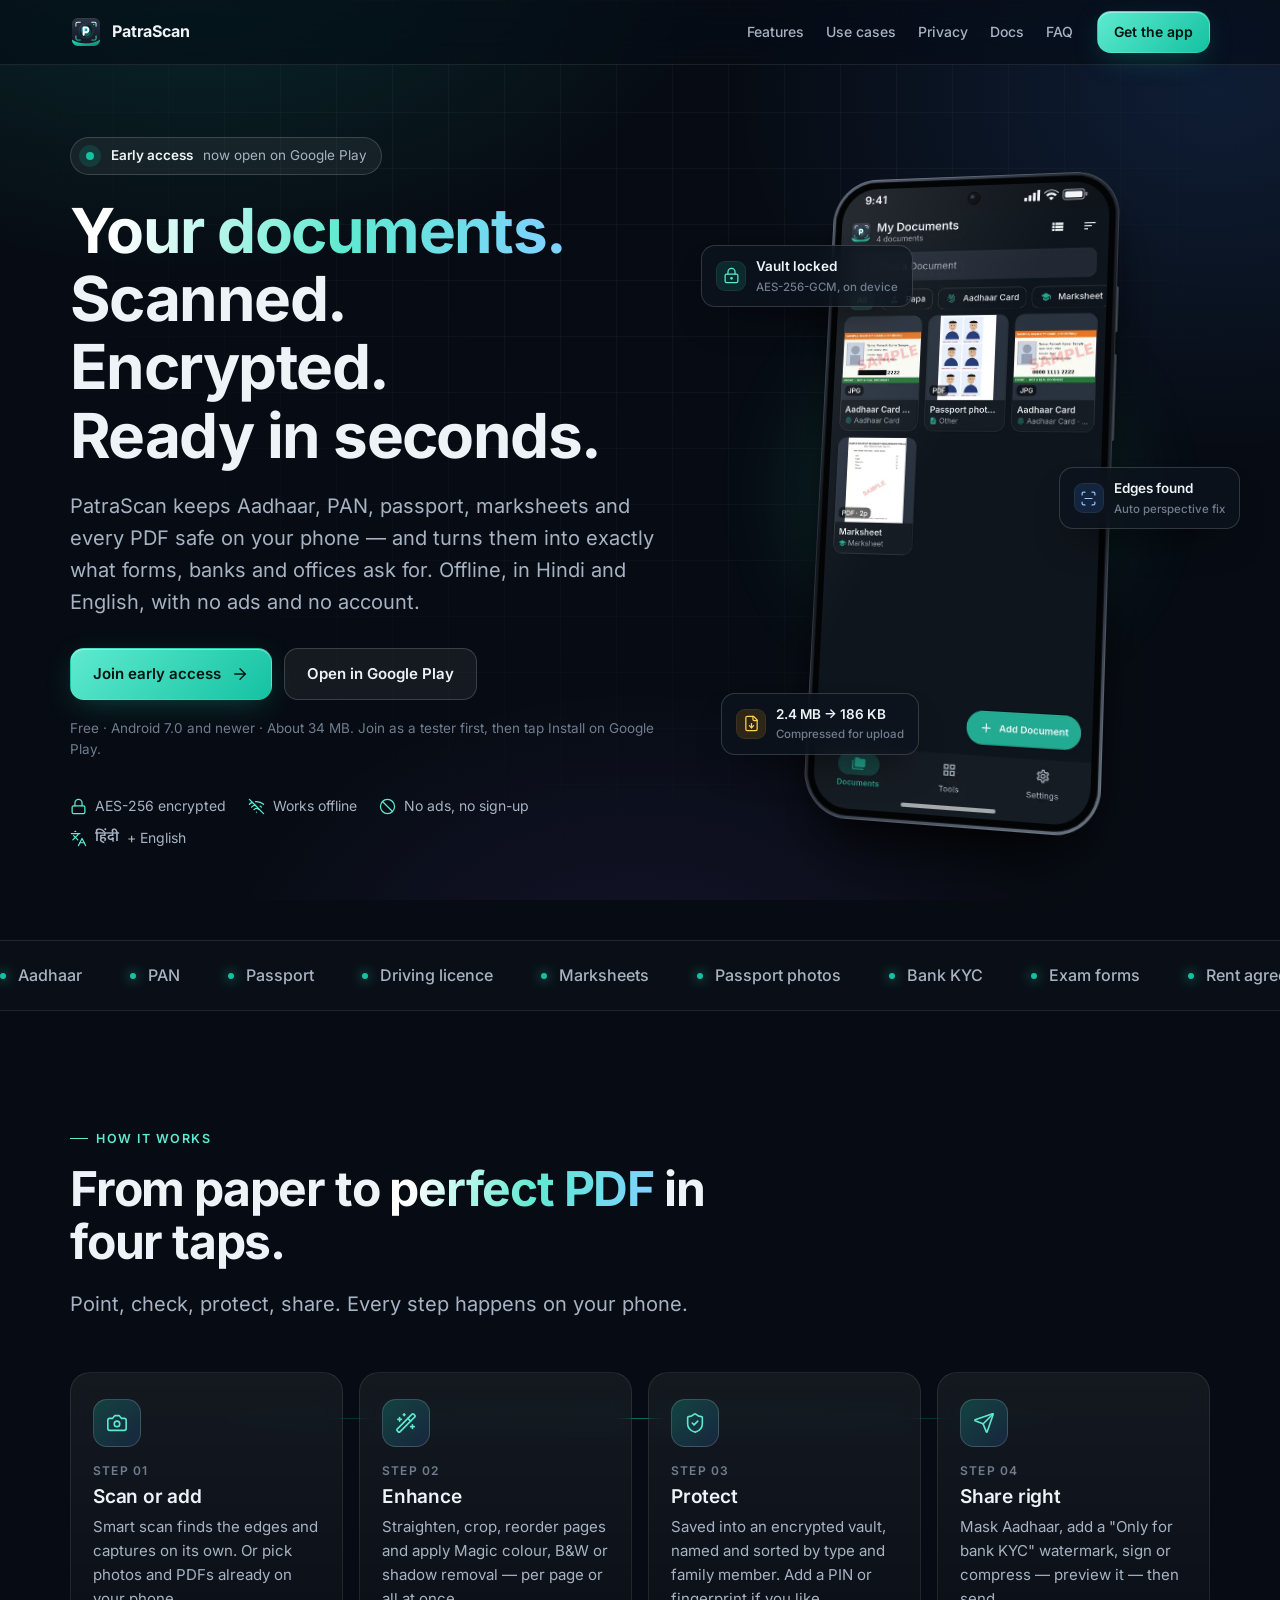
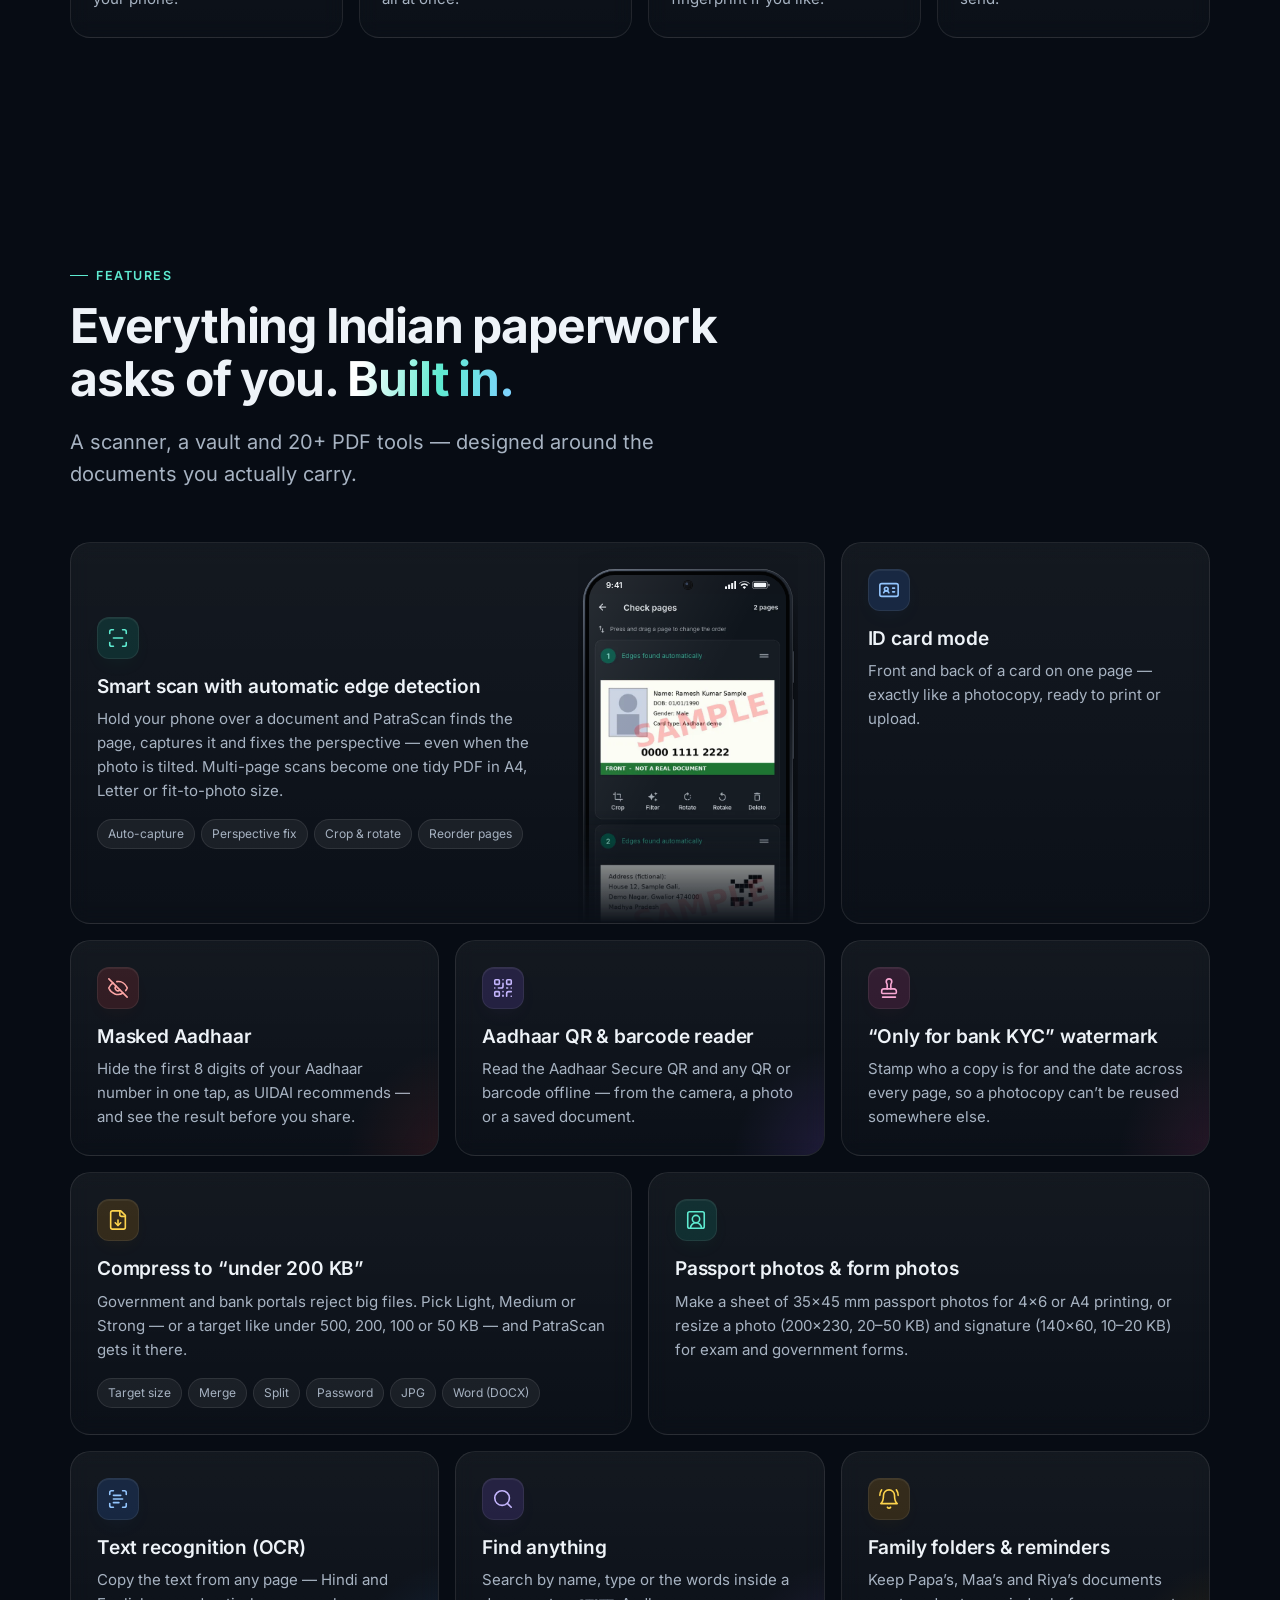
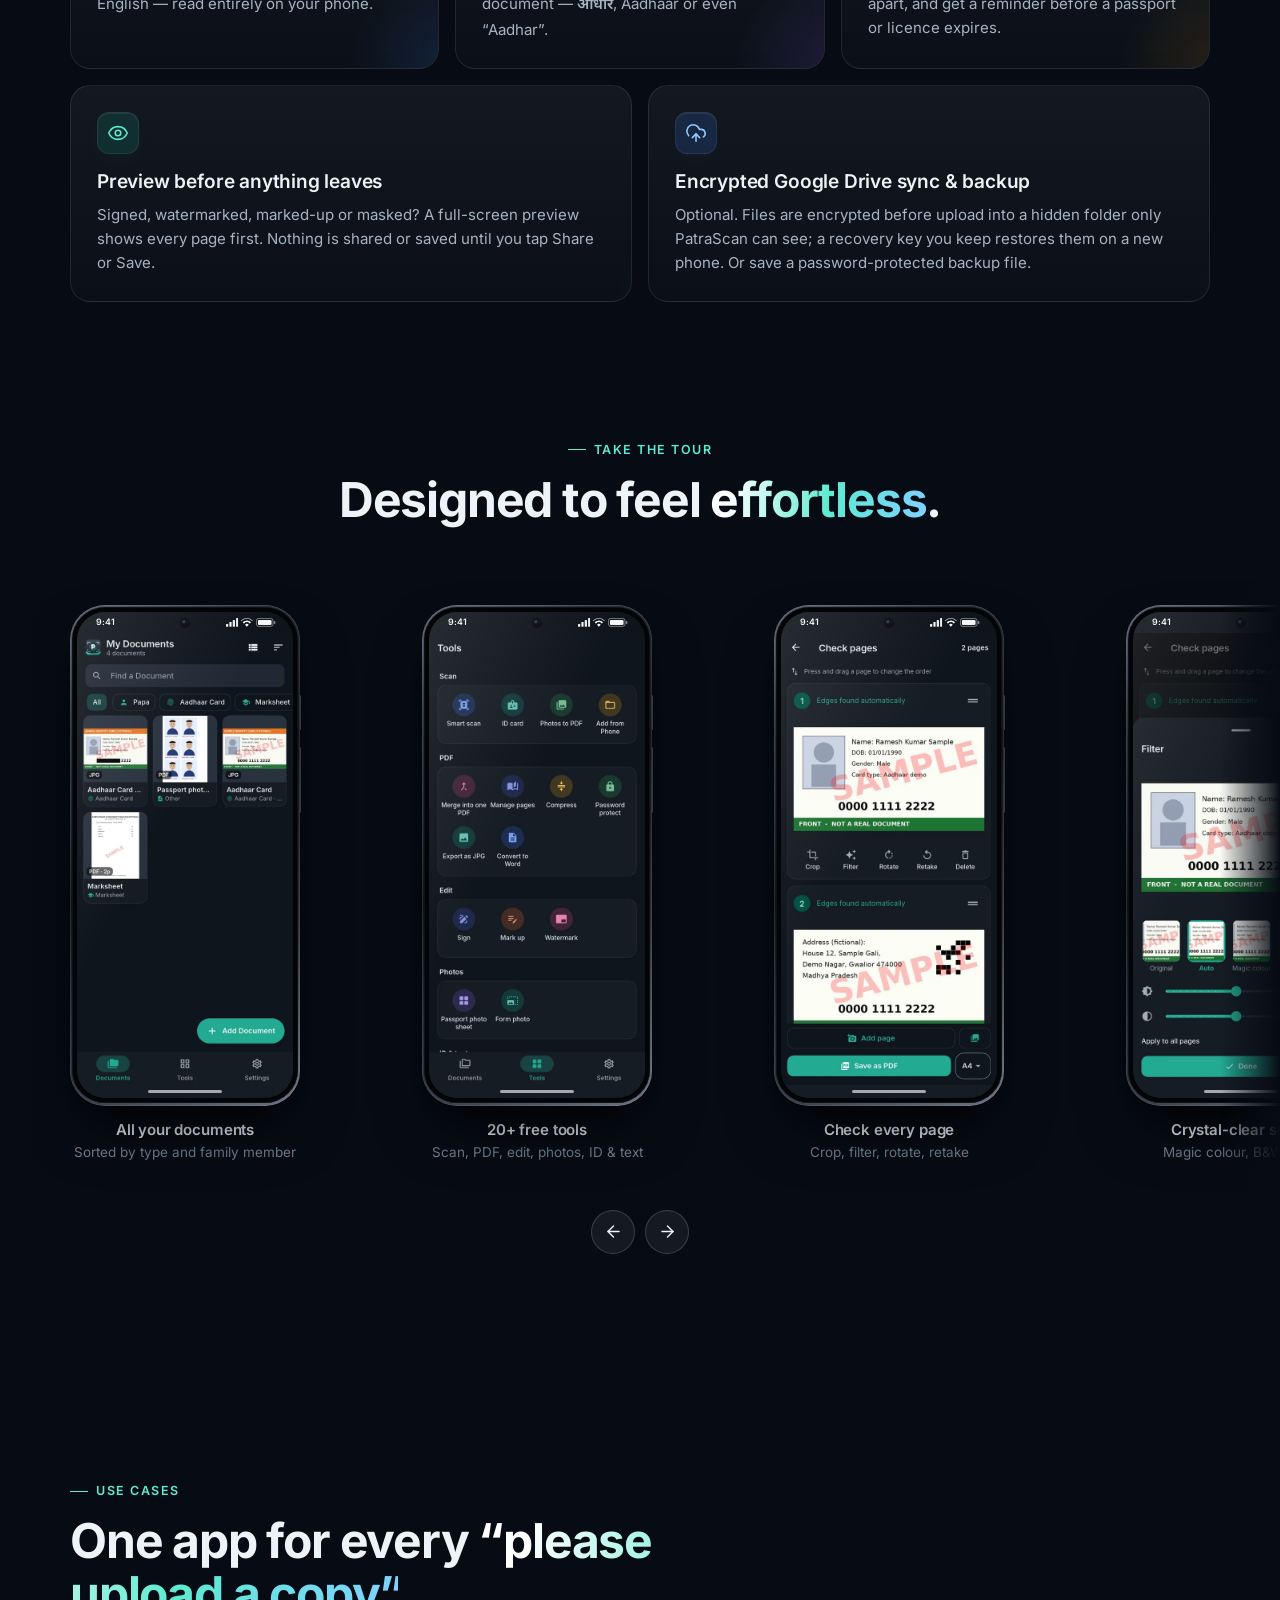
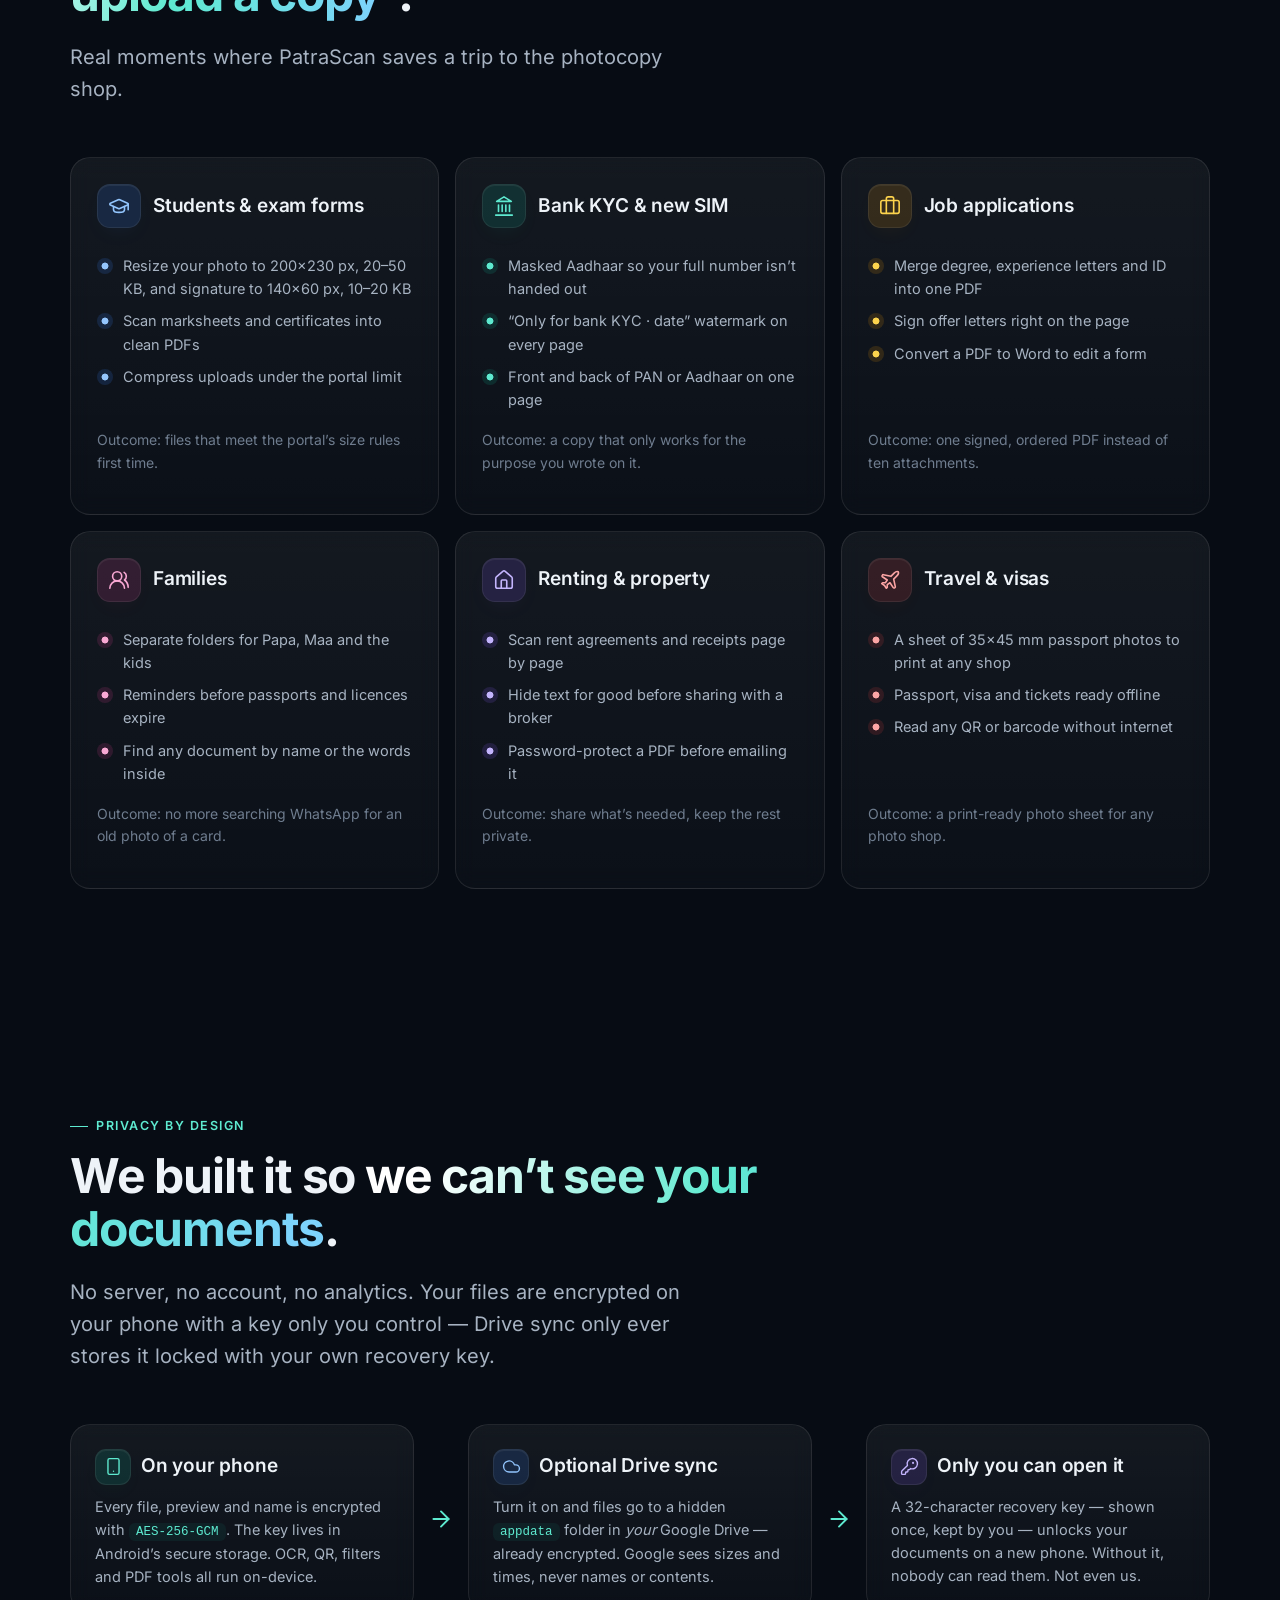
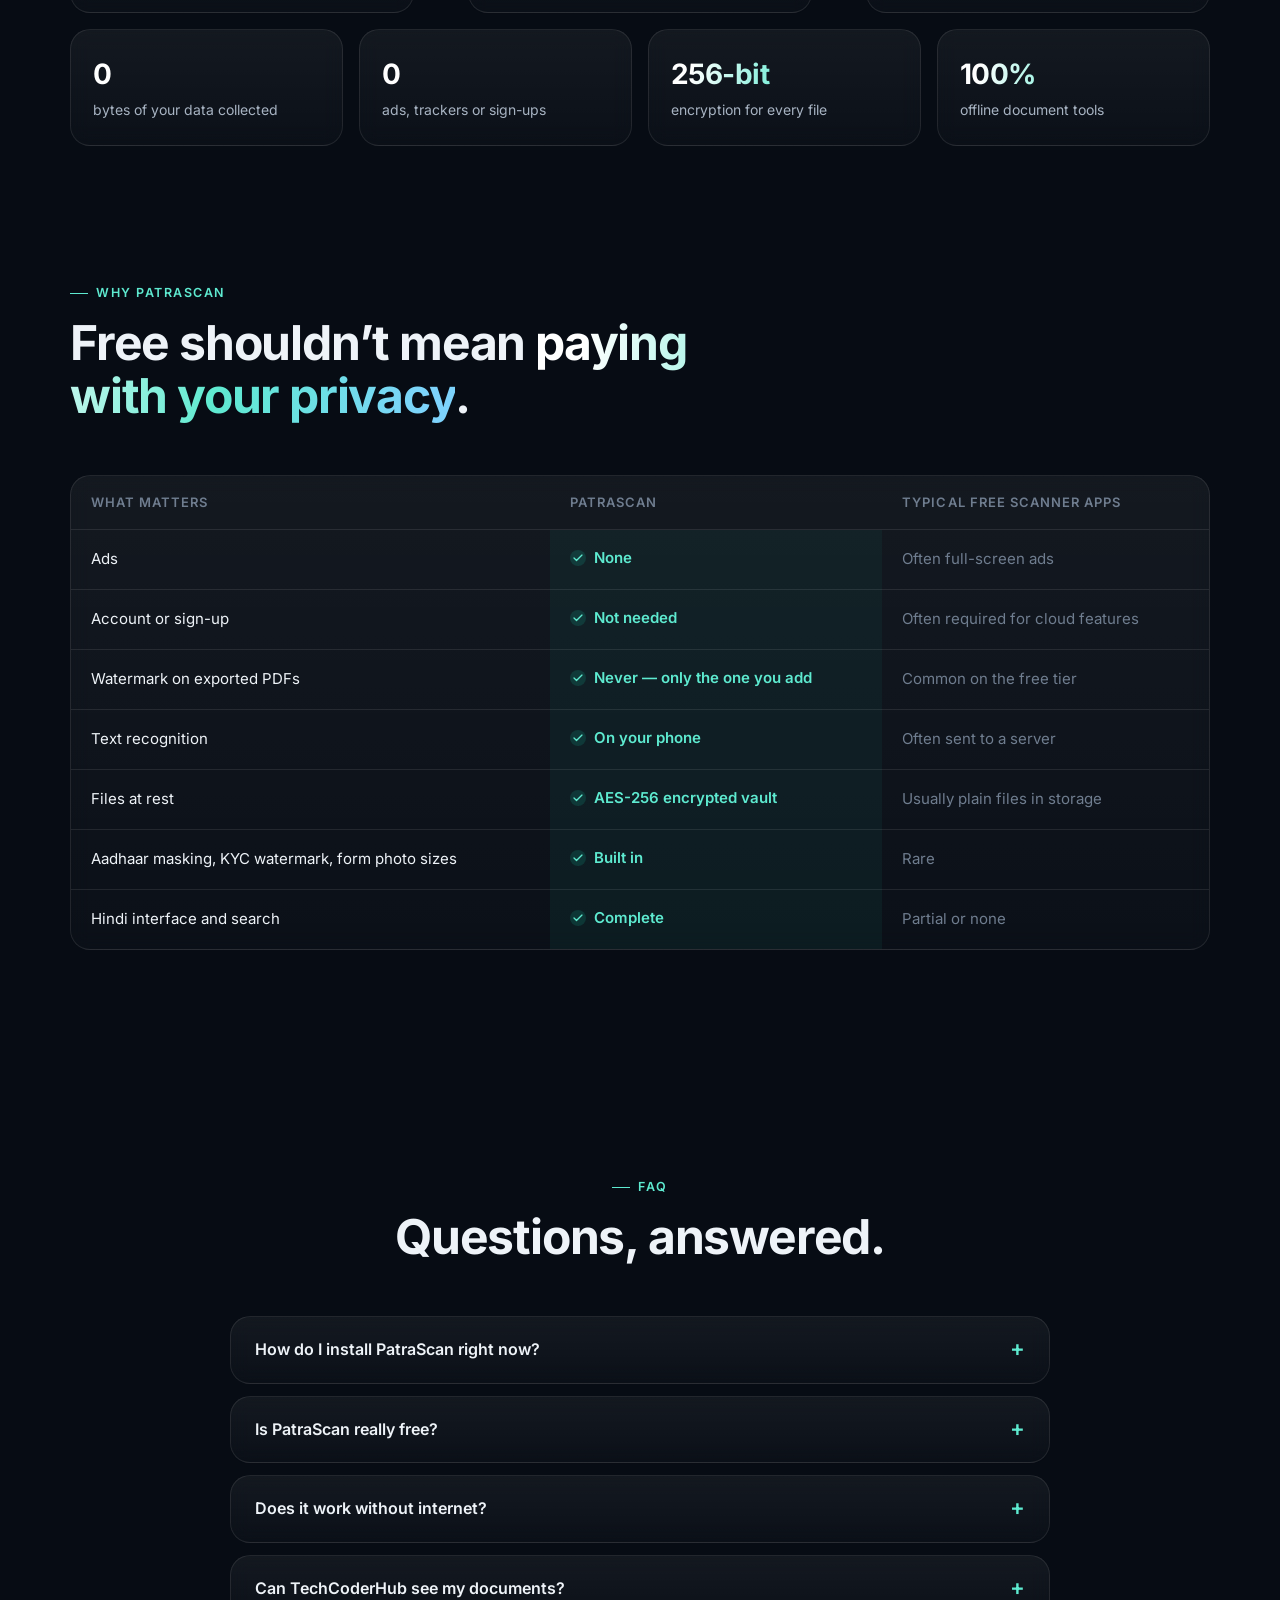
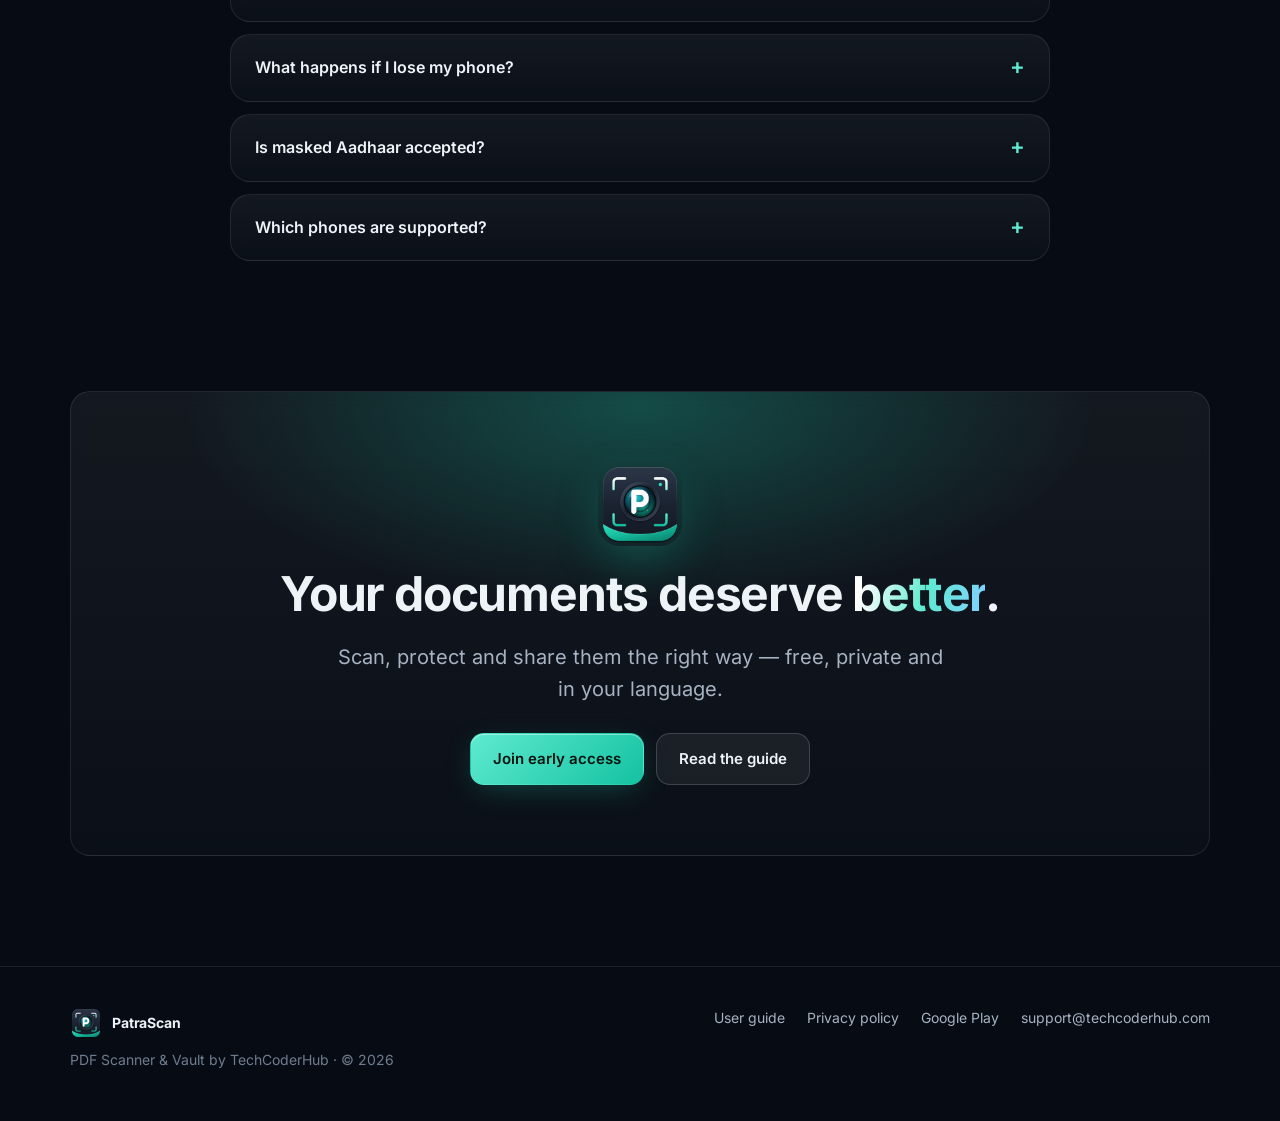
<file: index.html>
<!doctype html>
<html lang="en">
<head>
<meta charset="utf-8">
<meta name="viewport" content="width=device-width, initial-scale=1">
<title>PatraScan — PDF Scanner &amp; Vault for your important documents</title>
<meta name="description" content="Scan, protect and share Aadhaar, PAN, passport, marksheets and any PDF. Encrypted on your phone, works offline, Hindi & English, no ads, no account.">
<meta name="theme-color" content="#070c14">
<link rel="icon" href="assets/favicon.png">
<link rel="apple-touch-icon" href="assets/logo.png">
<meta property="og:title" content="PatraScan — PDF Scanner & Vault">
<meta property="og:description" content="Your documents. Scanned, encrypted, ready to share. Offline, Hindi & English, no ads.">
<meta property="og:image" content="https://adesh004.github.io/patrascan/assets/og.jpg">
<meta property="og:type" content="website">
<meta name="twitter:card" content="summary_large_image">
<link rel="stylesheet" href="assets/site.css?v=7">
<script type="application/ld+json">
{"@context":"https://schema.org","@type":"MobileApplication","name":"PatraScan: PDF Scanner & Vault","operatingSystem":"Android 7.0+","applicationCategory":"ProductivityApplication","offers":{"@type":"Offer","price":"0","priceCurrency":"INR"},"publisher":{"@type":"Organization","name":"TechCoderHub"},"url":"https://adesh004.github.io/patrascan/"}
</script>
</head>
<body>
<div class="ambient" aria-hidden="true"></div>

<!--
  Install links. While PatraScan is in closed testing the Play page only works
  for people who joined the test, so "Join early access" is the main action.
  At public launch: point the primary buttons at PLAY and drop the tester note.
    JOIN = https://play.google.com/apps/testing/app.patrascan
    PLAY = https://play.google.com/store/apps/details?id=app.patrascan
-->

<header class="nav">
  <div class="wrap">
    <a class="brand" href="./"><img src="assets/logo.png" alt="" width="32" height="32">PatraScan</a>
    <nav class="nav-links" aria-label="Main">
      <a href="#features">Features</a>
      <a href="#use-cases">Use cases</a>
      <a href="#privacy">Privacy</a>
      <a href="docs.html">Docs</a>
      <a href="#faq">FAQ</a>
    </nav>
    <a class="btn btn-primary" href="https://play.google.com/apps/testing/app.patrascan">Get the app</a>
  </div>
</header>

<main>
  <!-- Hero -->
  <section class="hero">
    <div class="wrap">
      <div>
        <span class="status-pill"><span class="dot"></span><b>Early access</b> now open on Google Play</span>
        <h1><span class="grad">Your documents.</span><br>Scanned. Encrypted.<br>Ready in seconds.</h1>
        <p class="lead">PatraScan keeps Aadhaar, PAN, passport, marksheets and every PDF safe on your phone — and turns them into exactly what forms, banks and offices ask for. Offline, in Hindi and English, with no ads and no account.</p>
        <div class="cta">
          <a class="btn btn-primary" href="https://play.google.com/apps/testing/app.patrascan">Join early access <svg class="i" viewBox="0 0 24 24" fill="none" stroke="currentColor" stroke-width="1.75" stroke-linecap="round" stroke-linejoin="round" aria-hidden="true"><path d="M5 12h14" /> <path d="m12 5 7 7-7 7" /></svg></a>
          <a class="btn btn-ghost" href="https://play.google.com/store/apps/details?id=app.patrascan">Open in Google Play</a>
        </div>
        <p class="hero-note">Free · Android 7.0 and newer · About 34 MB. Join as a tester first, then tap Install on Google Play.</p>
        <div class="trust">
          <span><svg class="i" viewBox="0 0 24 24" fill="none" stroke="currentColor" stroke-width="1.75" stroke-linecap="round" stroke-linejoin="round" aria-hidden="true"><rect width="18" height="11" x="3" y="11" rx="2" ry="2" /> <path d="M7 11V7a5 5 0 0 1 10 0v4" /></svg> AES-256 encrypted</span>
          <span><svg class="i" viewBox="0 0 24 24" fill="none" stroke="currentColor" stroke-width="1.75" stroke-linecap="round" stroke-linejoin="round" aria-hidden="true"><path d="M12 20h.01" /> <path d="M8.5 16.429a5 5 0 0 1 7 0" /> <path d="M5 12.859a10 10 0 0 1 5.17-2.69" /> <path d="M19 12.859a10 10 0 0 0-2.007-1.523" /> <path d="M2 8.82a15 15 0 0 1 4.177-2.643" /> <path d="M22 8.82a15 15 0 0 0-11.288-3.764" /> <path d="m2 2 20 20" /></svg> Works offline</span>
          <span><svg class="i" viewBox="0 0 24 24" fill="none" stroke="currentColor" stroke-width="1.75" stroke-linecap="round" stroke-linejoin="round" aria-hidden="true"><circle cx="12" cy="12" r="10" /> <path d="m4.9 4.9 14.2 14.2" /></svg> No ads, no sign-up</span>
          <span><svg class="i" viewBox="0 0 24 24" fill="none" stroke="currentColor" stroke-width="1.75" stroke-linecap="round" stroke-linejoin="round" aria-hidden="true"><path d="m5 8 6 6" /> <path d="m4 14 6-6 2-3" /> <path d="M2 5h12" /> <path d="M7 2h1" /> <path d="m22 22-5-10-5 10" /> <path d="M14 18h6" /></svg> <span class="hi">हिंदी</span> + English</span>
        </div>
      </div>

      <div class="stage" aria-label="PatraScan home screen">
        <div class="device"><span class="device-btn power" aria-hidden="true"></span><span class="device-btn volume" aria-hidden="true"></span><div class="device-rim"><div class="device-bezel"><div class="device-screen"><div class="device-status" aria-hidden="true"><span>9:41</span><span class="sb"><svg viewBox="0 0 17 12" aria-hidden="true"><rect x="0" y="8" width="3" height="4" rx=".8"/><rect x="4.6" y="5.4" width="3" height="6.6" rx=".8"/><rect x="9.2" y="2.8" width="3" height="9.2" rx=".8"/><rect x="13.8" y="0" width="3" height="12" rx=".8"/></svg><svg viewBox="0 0 16 12" aria-hidden="true"><path d="M8 11.8 5.5 9.2a3.6 3.6 0 0 1 5 0L8 11.8Zm-4.1-4.3a5.9 5.9 0 0 1 8.2 0l1.6-1.7a8.2 8.2 0 0 0-11.4 0l1.6 1.7ZM.6 4.1a10.6 10.6 0 0 1 14.8 0L16 3.4a11.6 11.6 0 0 0-16 0l.6.7Z"/></svg><svg viewBox="0 0 27 12" aria-hidden="true"><rect x=".6" y=".6" width="22.6" height="10.8" rx="3" fill="none" stroke="currentColor" stroke-width="1.2" opacity=".5"/><rect x="2.6" y="2.6" width="18.6" height="6.8" rx="1.6"/><rect x="24.2" y="4" width="2.2" height="4" rx="1" opacity=".5"/></svg></span></div><span class="device-punch" aria-hidden="true"></span><span class="device-scan" aria-hidden="true"></span><img src="assets/shots/1_home.webp" alt="PatraScan home screen with Aadhaar, passport photos and marksheet" width="540" height="1121"><div class="device-gesture" aria-hidden="true"></div></div></div></div></div>
        <div class="chip c1"><i class="h-teal"><svg class="i" viewBox="0 0 24 24" fill="none" stroke="currentColor" stroke-width="1.75" stroke-linecap="round" stroke-linejoin="round" aria-hidden="true"><circle cx="12" cy="16" r="1" /> <rect x="3" y="10" width="18" height="12" rx="2" /> <path d="M7 10V7a5 5 0 0 1 10 0v3" /></svg></i><div>Vault locked<small>AES-256-GCM, on device</small></div></div>
        <div class="chip c2"><i class="h-blue"><svg class="i" viewBox="0 0 24 24" fill="none" stroke="currentColor" stroke-width="1.75" stroke-linecap="round" stroke-linejoin="round" aria-hidden="true"><path d="M3 7V5a2 2 0 0 1 2-2h2" /> <path d="M17 3h2a2 2 0 0 1 2 2v2" /> <path d="M21 17v2a2 2 0 0 1-2 2h-2" /> <path d="M7 21H5a2 2 0 0 1-2-2v-2" /> <path d="M7 12h10" /></svg></i><div>Edges found<small>Auto perspective fix</small></div></div>
        <div class="chip c3"><i class="h-amber"><svg class="i" viewBox="0 0 24 24" fill="none" stroke="currentColor" stroke-width="1.75" stroke-linecap="round" stroke-linejoin="round" aria-hidden="true"><path d="M15 2H6a2 2 0 0 0-2 2v16a2 2 0 0 0 2 2h12a2 2 0 0 0 2-2V7Z" /> <path d="M14 2v4a2 2 0 0 0 2 2h4" /> <path d="M12 18v-6" /> <path d="m9 15 3 3 3-3" /></svg></i><div>2.4 MB → 186 KB<small>Compressed for upload</small></div></div>
      </div>
    </div>
  </section>

  <div class="strip" aria-hidden="true">
    <div class="marquee">
      <span>Aadhaar</span><span>PAN</span><span>Passport</span><span>Driving licence</span><span>Marksheets</span><span>Passport photos</span><span>Bank KYC</span><span>Exam forms</span><span>Rent agreements</span><span>Invoices</span><span class="hi">आधार</span><span class="hi">मार्कशीट</span>
      <span>Aadhaar</span><span>PAN</span><span>Passport</span><span>Driving licence</span><span>Marksheets</span><span>Passport photos</span><span>Bank KYC</span><span>Exam forms</span><span>Rent agreements</span><span>Invoices</span><span class="hi">आधार</span><span class="hi">मार्कशीट</span>
    </div>
  </div>

  <!-- How it works -->
  <section id="how">
    <div class="wrap">
      <div class="section-head reveal">
        <span class="eyebrow">How it works</span>
        <h2>From paper to <span class="grad">perfect PDF</span> in four taps.</h2>
        <p class="lead">Point, check, protect, share. Every step happens on your phone.</p>
      </div>
      <div class="flow">
        <div class="step glass reveal"><div class="num"><svg class="i" viewBox="0 0 24 24" fill="none" stroke="currentColor" stroke-width="1.75" stroke-linecap="round" stroke-linejoin="round" aria-hidden="true"><path d="M14.5 4h-5L7 7H4a2 2 0 0 0-2 2v9a2 2 0 0 0 2 2h16a2 2 0 0 0 2-2V9a2 2 0 0 0-2-2h-3l-2.5-3z" /> <circle cx="12" cy="13" r="3" /></svg></div><span class="step-n">Step 01</span><h3>Scan or add</h3><p>Smart scan finds the edges and captures on its own. Or pick photos and PDFs already on your phone.</p></div>
        <div class="step glass reveal"><div class="num"><svg class="i" viewBox="0 0 24 24" fill="none" stroke="currentColor" stroke-width="1.75" stroke-linecap="round" stroke-linejoin="round" aria-hidden="true"><path d="m21.64 3.64-1.28-1.28a1.21 1.21 0 0 0-1.72 0L2.36 18.64a1.21 1.21 0 0 0 0 1.72l1.28 1.28a1.2 1.2 0 0 0 1.72 0L21.64 5.36a1.2 1.2 0 0 0 0-1.72" /> <path d="m14 7 3 3" /> <path d="M5 6v4" /> <path d="M19 14v4" /> <path d="M10 2v2" /> <path d="M7 8H3" /> <path d="M21 16h-4" /> <path d="M11 3H9" /></svg></div><span class="step-n">Step 02</span><h3>Enhance</h3><p>Straighten, crop, reorder pages and apply Magic colour, B&amp;W or shadow removal — per page or all at once.</p></div>
        <div class="step glass reveal"><div class="num"><svg class="i" viewBox="0 0 24 24" fill="none" stroke="currentColor" stroke-width="1.75" stroke-linecap="round" stroke-linejoin="round" aria-hidden="true"><path d="M20 13c0 5-3.5 7.5-7.66 8.95a1 1 0 0 1-.67-.01C7.5 20.5 4 18 4 13V6a1 1 0 0 1 1-1c2 0 4.5-1.2 6.24-2.72a1.17 1.17 0 0 1 1.52 0C14.51 3.81 17 5 19 5a1 1 0 0 1 1 1z" /> <path d="m9 12 2 2 4-4" /></svg></div><span class="step-n">Step 03</span><h3>Protect</h3><p>Saved into an encrypted vault, named and sorted by type and family member. Add a PIN or fingerprint if you like.</p></div>
        <div class="step glass reveal"><div class="num"><svg class="i" viewBox="0 0 24 24" fill="none" stroke="currentColor" stroke-width="1.75" stroke-linecap="round" stroke-linejoin="round" aria-hidden="true"><path d="M14.536 21.686a.5.5 0 0 0 .937-.024l6.5-19a.496.496 0 0 0-.635-.635l-19 6.5a.5.5 0 0 0-.024.937l7.93 3.18a2 2 0 0 1 1.112 1.11z" /> <path d="m21.854 2.147-10.94 10.939" /></svg></div><span class="step-n">Step 04</span><h3>Share right</h3><p>Mask Aadhaar, add a "Only for bank KYC" watermark, sign or compress — preview it — then send.</p></div>
      </div>
    </div>
  </section>

  <!-- Features -->
  <section id="features">
    <div class="wrap">
      <div class="section-head reveal">
        <span class="eyebrow">Features</span>
        <h2>Everything Indian paperwork asks of you. <span class="grad">Built in.</span></h2>
        <p class="lead">A scanner, a vault and 20+ PDF tools — designed around the documents you actually carry.</p>
      </div>

      <div class="bento">
        <article class="tile glass span-4 feature-big h-teal reveal">
          <div>
            <div class="ico"><svg class="i" viewBox="0 0 24 24" fill="none" stroke="currentColor" stroke-width="1.75" stroke-linecap="round" stroke-linejoin="round" aria-hidden="true"><path d="M3 7V5a2 2 0 0 1 2-2h2" /> <path d="M17 3h2a2 2 0 0 1 2 2v2" /> <path d="M21 17v2a2 2 0 0 1-2 2h-2" /> <path d="M7 21H5a2 2 0 0 1-2-2v-2" /> <path d="M7 12h10" /></svg></div>
            <h3>Smart scan with automatic edge detection</h3>
            <p>Hold your phone over a document and PatraScan finds the page, captures it and fixes the perspective — even when the photo is tilted. Multi-page scans become one tidy PDF in A4, Letter or fit-to-photo size.</p>
            <div class="tags"><span>Auto-capture</span><span>Perspective fix</span><span>Crop &amp; rotate</span><span>Reorder pages</span></div>
          </div>
          <div class="peek"><div class="device" style="--w:210px"><span class="device-btn power" aria-hidden="true"></span><span class="device-btn volume" aria-hidden="true"></span><div class="device-rim"><div class="device-bezel"><div class="device-screen"><div class="device-status" aria-hidden="true"><span>9:41</span><span class="sb"><svg viewBox="0 0 17 12" aria-hidden="true"><rect x="0" y="8" width="3" height="4" rx=".8"/><rect x="4.6" y="5.4" width="3" height="6.6" rx=".8"/><rect x="9.2" y="2.8" width="3" height="9.2" rx=".8"/><rect x="13.8" y="0" width="3" height="12" rx=".8"/></svg><svg viewBox="0 0 16 12" aria-hidden="true"><path d="M8 11.8 5.5 9.2a3.6 3.6 0 0 1 5 0L8 11.8Zm-4.1-4.3a5.9 5.9 0 0 1 8.2 0l1.6-1.7a8.2 8.2 0 0 0-11.4 0l1.6 1.7ZM.6 4.1a10.6 10.6 0 0 1 14.8 0L16 3.4a11.6 11.6 0 0 0-16 0l.6.7Z"/></svg><svg viewBox="0 0 27 12" aria-hidden="true"><rect x=".6" y=".6" width="22.6" height="10.8" rx="3" fill="none" stroke="currentColor" stroke-width="1.2" opacity=".5"/><rect x="2.6" y="2.6" width="18.6" height="6.8" rx="1.6"/><rect x="24.2" y="4" width="2.2" height="4" rx="1" opacity=".5"/></svg></span></div><span class="device-punch" aria-hidden="true"></span><img src="assets/shots/2_scan.webp" alt="Check pages screen after a scan" loading="lazy" width="540" height="1121"><div class="device-gesture" aria-hidden="true"></div></div></div></div></div></div>
        </article>

        <article class="tile glass span-2 h-blue reveal">
          <div class="ico"><svg class="i" viewBox="0 0 24 24" fill="none" stroke="currentColor" stroke-width="1.75" stroke-linecap="round" stroke-linejoin="round" aria-hidden="true"><path d="M16 10h2" /> <path d="M16 14h2" /> <path d="M6.17 15a3 3 0 0 1 5.66 0" /> <circle cx="9" cy="11" r="2" /> <rect x="2" y="5" width="20" height="14" rx="2" /></svg></div>
          <h3>ID card mode</h3>
          <p>Front and back of a card on one page — exactly like a photocopy, ready to print or upload.</p>
        </article>

        <article class="tile glass span-2 h-red reveal">
          <div class="ico"><svg class="i" viewBox="0 0 24 24" fill="none" stroke="currentColor" stroke-width="1.75" stroke-linecap="round" stroke-linejoin="round" aria-hidden="true"><path d="M10.733 5.076a10.744 10.744 0 0 1 11.205 6.575 1 1 0 0 1 0 .696 10.747 10.747 0 0 1-1.444 2.49" /> <path d="M14.084 14.158a3 3 0 0 1-4.242-4.242" /> <path d="M17.479 17.499a10.75 10.75 0 0 1-15.417-5.151 1 1 0 0 1 0-.696 10.75 10.75 0 0 1 4.446-5.143" /> <path d="m2 2 20 20" /></svg></div>
          <h3>Masked Aadhaar</h3>
          <p>Hide the first 8 digits of your Aadhaar number in one tap, as UIDAI recommends — and see the result before you share.</p>
        </article>

        <article class="tile glass span-2 h-violet reveal">
          <div class="ico"><svg class="i" viewBox="0 0 24 24" fill="none" stroke="currentColor" stroke-width="1.75" stroke-linecap="round" stroke-linejoin="round" aria-hidden="true"><rect width="5" height="5" x="3" y="3" rx="1" /> <rect width="5" height="5" x="16" y="3" rx="1" /> <rect width="5" height="5" x="3" y="16" rx="1" /> <path d="M21 16h-3a2 2 0 0 0-2 2v3" /> <path d="M21 21v.01" /> <path d="M12 7v3a2 2 0 0 1-2 2H7" /> <path d="M3 12h.01" /> <path d="M12 3h.01" /> <path d="M12 16v.01" /> <path d="M16 12h1" /> <path d="M21 12v.01" /> <path d="M12 21v-1" /></svg></div>
          <h3>Aadhaar QR &amp; barcode reader</h3>
          <p>Read the Aadhaar Secure QR and any QR or barcode offline — from the camera, a photo or a saved document.</p>
        </article>

        <article class="tile glass span-2 h-pink reveal">
          <div class="ico"><svg class="i" viewBox="0 0 24 24" fill="none" stroke="currentColor" stroke-width="1.75" stroke-linecap="round" stroke-linejoin="round" aria-hidden="true"><path d="M5 22h14" /> <path d="M19.27 13.73A2.5 2.5 0 0 0 17.5 13h-11A2.5 2.5 0 0 0 4 15.5V17a1 1 0 0 0 1 1h14a1 1 0 0 0 1-1v-1.5c0-.66-.26-1.3-.73-1.77Z" /> <path d="M14 13V8.5C14 7 15 7 15 5a3 3 0 0 0-3-3c-1.66 0-3 1-3 3s1 2 1 3.5V13" /></svg></div>
          <h3>“Only for bank KYC” watermark</h3>
          <p>Stamp who a copy is for and the date across every page, so a photocopy can’t be reused somewhere else.</p>
        </article>

        <article class="tile glass span-3 h-amber reveal">
          <div class="ico"><svg class="i" viewBox="0 0 24 24" fill="none" stroke="currentColor" stroke-width="1.75" stroke-linecap="round" stroke-linejoin="round" aria-hidden="true"><path d="M15 2H6a2 2 0 0 0-2 2v16a2 2 0 0 0 2 2h12a2 2 0 0 0 2-2V7Z" /> <path d="M14 2v4a2 2 0 0 0 2 2h4" /> <path d="M12 18v-6" /> <path d="m9 15 3 3 3-3" /></svg></div>
          <h3>Compress to “under 200 KB”</h3>
          <p>Government and bank portals reject big files. Pick Light, Medium or Strong — or a target like under 500, 200, 100 or 50 KB — and PatraScan gets it there.</p>
          <div class="tags"><span>Target size</span><span>Merge</span><span>Split</span><span>Password</span><span>JPG</span><span>Word (DOCX)</span></div>
        </article>

        <article class="tile glass span-3 h-teal reveal">
          <div class="ico"><svg class="i" viewBox="0 0 24 24" fill="none" stroke="currentColor" stroke-width="1.75" stroke-linecap="round" stroke-linejoin="round" aria-hidden="true"><path d="M18 21a6 6 0 0 0-12 0" /> <circle cx="12" cy="11" r="4" /> <rect width="18" height="18" x="3" y="3" rx="2" /></svg></div>
          <h3>Passport photos &amp; form photos</h3>
          <p>Make a sheet of 35×45 mm passport photos for 4×6 or A4 printing, or resize a photo (200×230, 20–50 KB) and signature (140×60, 10–20 KB) for exam and government forms.</p>
        </article>

        <article class="tile glass span-2 h-blue reveal">
          <div class="ico"><svg class="i" viewBox="0 0 24 24" fill="none" stroke="currentColor" stroke-width="1.75" stroke-linecap="round" stroke-linejoin="round" aria-hidden="true"><path d="M3 7V5a2 2 0 0 1 2-2h2" /> <path d="M17 3h2a2 2 0 0 1 2 2v2" /> <path d="M21 17v2a2 2 0 0 1-2 2h-2" /> <path d="M7 21H5a2 2 0 0 1-2-2v-2" /> <path d="M7 8h8" /> <path d="M7 12h10" /> <path d="M7 16h6" /></svg></div>
          <h3>Text recognition (OCR)</h3>
          <p>Copy the text from any page — Hindi and English — read entirely on your phone.</p>
        </article>

        <article class="tile glass span-2 h-violet reveal">
          <div class="ico"><svg class="i" viewBox="0 0 24 24" fill="none" stroke="currentColor" stroke-width="1.75" stroke-linecap="round" stroke-linejoin="round" aria-hidden="true"><circle cx="11" cy="11" r="8" /> <path d="m21 21-4.3-4.3" /></svg></div>
          <h3>Find anything</h3>
          <p>Search by name, type or the words inside a document — <span class="hi">आधार</span>, Aadhaar or even “Aadhar”.</p>
        </article>

        <article class="tile glass span-2 h-amber reveal">
          <div class="ico"><svg class="i" viewBox="0 0 24 24" fill="none" stroke="currentColor" stroke-width="1.75" stroke-linecap="round" stroke-linejoin="round" aria-hidden="true"><path d="M6 8a6 6 0 0 1 12 0c0 7 3 9 3 9H3s3-2 3-9" /> <path d="M10.3 21a1.94 1.94 0 0 0 3.4 0" /> <path d="M4 2C2.8 3.7 2 5.7 2 8" /> <path d="M22 8c0-2.3-.8-4.3-2-6" /></svg></div>
          <h3>Family folders &amp; reminders</h3>
          <p>Keep Papa’s, Maa’s and Riya’s documents apart, and get a reminder before a passport or licence expires.</p>
        </article>

        <article class="tile glass span-3 h-teal reveal">
          <div class="ico"><svg class="i" viewBox="0 0 24 24" fill="none" stroke="currentColor" stroke-width="1.75" stroke-linecap="round" stroke-linejoin="round" aria-hidden="true"><path d="M2.062 12.348a1 1 0 0 1 0-.696 10.75 10.75 0 0 1 19.876 0 1 1 0 0 1 0 .696 10.75 10.75 0 0 1-19.876 0" /> <circle cx="12" cy="12" r="3" /></svg></div>
          <h3>Preview before anything leaves</h3>
          <p>Signed, watermarked, marked-up or masked? A full-screen preview shows every page first. Nothing is shared or saved until you tap Share or Save.</p>
        </article>

        <article class="tile glass span-3 h-blue reveal">
          <div class="ico"><svg class="i" viewBox="0 0 24 24" fill="none" stroke="currentColor" stroke-width="1.75" stroke-linecap="round" stroke-linejoin="round" aria-hidden="true"><path d="M12 13v8" /> <path d="M4 14.899A7 7 0 1 1 15.71 8h1.79a4.5 4.5 0 0 1 2.5 8.242" /> <path d="m8 17 4-4 4 4" /></svg></div>
          <h3>Encrypted Google Drive sync &amp; backup</h3>
          <p>Optional. Files are encrypted before upload into a hidden folder only PatraScan can see; a recovery key you keep restores them on a new phone. Or save a password-protected backup file.</p>
        </article>
      </div>
    </div>
  </section>

  <!-- Gallery -->
  <section id="tour" style="padding-top:20px">
    <div class="wrap">
      <div class="section-head center reveal" style="text-align:center">
        <span class="eyebrow">Take the tour</span>
        <h2>Designed to feel <span class="grad">effortless</span>.</h2>
      </div>
    </div>
    <div class="gallery-wrap">
      <div class="gallery" tabindex="0" aria-label="App screenshots">
        <figure class="shot"><div class="device" style="--w:230px"><span class="device-btn power" aria-hidden="true"></span><span class="device-btn volume" aria-hidden="true"></span><div class="device-rim"><div class="device-bezel"><div class="device-screen"><div class="device-status" aria-hidden="true"><span>9:41</span><span class="sb"><svg viewBox="0 0 17 12" aria-hidden="true"><rect x="0" y="8" width="3" height="4" rx=".8"/><rect x="4.6" y="5.4" width="3" height="6.6" rx=".8"/><rect x="9.2" y="2.8" width="3" height="9.2" rx=".8"/><rect x="13.8" y="0" width="3" height="12" rx=".8"/></svg><svg viewBox="0 0 16 12" aria-hidden="true"><path d="M8 11.8 5.5 9.2a3.6 3.6 0 0 1 5 0L8 11.8Zm-4.1-4.3a5.9 5.9 0 0 1 8.2 0l1.6-1.7a8.2 8.2 0 0 0-11.4 0l1.6 1.7ZM.6 4.1a10.6 10.6 0 0 1 14.8 0L16 3.4a11.6 11.6 0 0 0-16 0l.6.7Z"/></svg><svg viewBox="0 0 27 12" aria-hidden="true"><rect x=".6" y=".6" width="22.6" height="10.8" rx="3" fill="none" stroke="currentColor" stroke-width="1.2" opacity=".5"/><rect x="2.6" y="2.6" width="18.6" height="6.8" rx="1.6"/><rect x="24.2" y="4" width="2.2" height="4" rx="1" opacity=".5"/></svg></span></div><span class="device-punch" aria-hidden="true"></span><img src="assets/shots/1_home.webp" alt="Home: all your documents" loading="lazy" width="540" height="1121"><div class="device-gesture" aria-hidden="true"></div></div></div></div></div><h3>All your documents</h3><p>Sorted by type and family member</p></figure>
        <figure class="shot"><div class="device" style="--w:230px"><span class="device-btn power" aria-hidden="true"></span><span class="device-btn volume" aria-hidden="true"></span><div class="device-rim"><div class="device-bezel"><div class="device-screen"><div class="device-status" aria-hidden="true"><span>9:41</span><span class="sb"><svg viewBox="0 0 17 12" aria-hidden="true"><rect x="0" y="8" width="3" height="4" rx=".8"/><rect x="4.6" y="5.4" width="3" height="6.6" rx=".8"/><rect x="9.2" y="2.8" width="3" height="9.2" rx=".8"/><rect x="13.8" y="0" width="3" height="12" rx=".8"/></svg><svg viewBox="0 0 16 12" aria-hidden="true"><path d="M8 11.8 5.5 9.2a3.6 3.6 0 0 1 5 0L8 11.8Zm-4.1-4.3a5.9 5.9 0 0 1 8.2 0l1.6-1.7a8.2 8.2 0 0 0-11.4 0l1.6 1.7ZM.6 4.1a10.6 10.6 0 0 1 14.8 0L16 3.4a11.6 11.6 0 0 0-16 0l.6.7Z"/></svg><svg viewBox="0 0 27 12" aria-hidden="true"><rect x=".6" y=".6" width="22.6" height="10.8" rx="3" fill="none" stroke="currentColor" stroke-width="1.2" opacity=".5"/><rect x="2.6" y="2.6" width="18.6" height="6.8" rx="1.6"/><rect x="24.2" y="4" width="2.2" height="4" rx="1" opacity=".5"/></svg></span></div><span class="device-punch" aria-hidden="true"></span><img src="assets/shots/5_tools.webp" alt="Tools grid" loading="lazy" width="540" height="1121"><div class="device-gesture" aria-hidden="true"></div></div></div></div></div><h3>20+ free tools</h3><p>Scan, PDF, edit, photos, ID &amp; text</p></figure>
        <figure class="shot"><div class="device" style="--w:230px"><span class="device-btn power" aria-hidden="true"></span><span class="device-btn volume" aria-hidden="true"></span><div class="device-rim"><div class="device-bezel"><div class="device-screen"><div class="device-status" aria-hidden="true"><span>9:41</span><span class="sb"><svg viewBox="0 0 17 12" aria-hidden="true"><rect x="0" y="8" width="3" height="4" rx=".8"/><rect x="4.6" y="5.4" width="3" height="6.6" rx=".8"/><rect x="9.2" y="2.8" width="3" height="9.2" rx=".8"/><rect x="13.8" y="0" width="3" height="12" rx=".8"/></svg><svg viewBox="0 0 16 12" aria-hidden="true"><path d="M8 11.8 5.5 9.2a3.6 3.6 0 0 1 5 0L8 11.8Zm-4.1-4.3a5.9 5.9 0 0 1 8.2 0l1.6-1.7a8.2 8.2 0 0 0-11.4 0l1.6 1.7ZM.6 4.1a10.6 10.6 0 0 1 14.8 0L16 3.4a11.6 11.6 0 0 0-16 0l.6.7Z"/></svg><svg viewBox="0 0 27 12" aria-hidden="true"><rect x=".6" y=".6" width="22.6" height="10.8" rx="3" fill="none" stroke="currentColor" stroke-width="1.2" opacity=".5"/><rect x="2.6" y="2.6" width="18.6" height="6.8" rx="1.6"/><rect x="24.2" y="4" width="2.2" height="4" rx="1" opacity=".5"/></svg></span></div><span class="device-punch" aria-hidden="true"></span><img src="assets/shots/2_scan.webp" alt="Check pages after scanning" loading="lazy" width="540" height="1121"><div class="device-gesture" aria-hidden="true"></div></div></div></div></div><h3>Check every page</h3><p>Crop, filter, rotate, retake</p></figure>
        <figure class="shot"><div class="device" style="--w:230px"><span class="device-btn power" aria-hidden="true"></span><span class="device-btn volume" aria-hidden="true"></span><div class="device-rim"><div class="device-bezel"><div class="device-screen"><div class="device-status" aria-hidden="true"><span>9:41</span><span class="sb"><svg viewBox="0 0 17 12" aria-hidden="true"><rect x="0" y="8" width="3" height="4" rx=".8"/><rect x="4.6" y="5.4" width="3" height="6.6" rx=".8"/><rect x="9.2" y="2.8" width="3" height="9.2" rx=".8"/><rect x="13.8" y="0" width="3" height="12" rx=".8"/></svg><svg viewBox="0 0 16 12" aria-hidden="true"><path d="M8 11.8 5.5 9.2a3.6 3.6 0 0 1 5 0L8 11.8Zm-4.1-4.3a5.9 5.9 0 0 1 8.2 0l1.6-1.7a8.2 8.2 0 0 0-11.4 0l1.6 1.7ZM.6 4.1a10.6 10.6 0 0 1 14.8 0L16 3.4a11.6 11.6 0 0 0-16 0l.6.7Z"/></svg><svg viewBox="0 0 27 12" aria-hidden="true"><rect x=".6" y=".6" width="22.6" height="10.8" rx="3" fill="none" stroke="currentColor" stroke-width="1.2" opacity=".5"/><rect x="2.6" y="2.6" width="18.6" height="6.8" rx="1.6"/><rect x="24.2" y="4" width="2.2" height="4" rx="1" opacity=".5"/></svg></span></div><span class="device-punch" aria-hidden="true"></span><img src="assets/shots/3_filters.webp" alt="Scan filters" loading="lazy" width="540" height="1121"><div class="device-gesture" aria-hidden="true"></div></div></div></div></div><h3>Crystal-clear scans</h3><p>Magic colour, B&amp;W, grey</p></figure>
        <figure class="shot"><div class="device" style="--w:230px"><span class="device-btn power" aria-hidden="true"></span><span class="device-btn volume" aria-hidden="true"></span><div class="device-rim"><div class="device-bezel"><div class="device-screen"><div class="device-status" aria-hidden="true"><span>9:41</span><span class="sb"><svg viewBox="0 0 17 12" aria-hidden="true"><rect x="0" y="8" width="3" height="4" rx=".8"/><rect x="4.6" y="5.4" width="3" height="6.6" rx=".8"/><rect x="9.2" y="2.8" width="3" height="9.2" rx=".8"/><rect x="13.8" y="0" width="3" height="12" rx=".8"/></svg><svg viewBox="0 0 16 12" aria-hidden="true"><path d="M8 11.8 5.5 9.2a3.6 3.6 0 0 1 5 0L8 11.8Zm-4.1-4.3a5.9 5.9 0 0 1 8.2 0l1.6-1.7a8.2 8.2 0 0 0-11.4 0l1.6 1.7ZM.6 4.1a10.6 10.6 0 0 1 14.8 0L16 3.4a11.6 11.6 0 0 0-16 0l.6.7Z"/></svg><svg viewBox="0 0 27 12" aria-hidden="true"><rect x=".6" y=".6" width="22.6" height="10.8" rx="3" fill="none" stroke="currentColor" stroke-width="1.2" opacity=".5"/><rect x="2.6" y="2.6" width="18.6" height="6.8" rx="1.6"/><rect x="24.2" y="4" width="2.2" height="4" rx="1" opacity=".5"/></svg></span></div><span class="device-punch" aria-hidden="true"></span><img src="assets/shots/4_masked.webp" alt="Masked Aadhaar" loading="lazy" width="540" height="1121"><div class="device-gesture" aria-hidden="true"></div></div></div></div></div><h3>Masked Aadhaar</h3><p>First 8 digits hidden</p></figure>
        <figure class="shot"><div class="device" style="--w:230px"><span class="device-btn power" aria-hidden="true"></span><span class="device-btn volume" aria-hidden="true"></span><div class="device-rim"><div class="device-bezel"><div class="device-screen"><div class="device-status" aria-hidden="true"><span>9:41</span><span class="sb"><svg viewBox="0 0 17 12" aria-hidden="true"><rect x="0" y="8" width="3" height="4" rx=".8"/><rect x="4.6" y="5.4" width="3" height="6.6" rx=".8"/><rect x="9.2" y="2.8" width="3" height="9.2" rx=".8"/><rect x="13.8" y="0" width="3" height="12" rx=".8"/></svg><svg viewBox="0 0 16 12" aria-hidden="true"><path d="M8 11.8 5.5 9.2a3.6 3.6 0 0 1 5 0L8 11.8Zm-4.1-4.3a5.9 5.9 0 0 1 8.2 0l1.6-1.7a8.2 8.2 0 0 0-11.4 0l1.6 1.7ZM.6 4.1a10.6 10.6 0 0 1 14.8 0L16 3.4a11.6 11.6 0 0 0-16 0l.6.7Z"/></svg><svg viewBox="0 0 27 12" aria-hidden="true"><rect x=".6" y=".6" width="22.6" height="10.8" rx="3" fill="none" stroke="currentColor" stroke-width="1.2" opacity=".5"/><rect x="2.6" y="2.6" width="18.6" height="6.8" rx="1.6"/><rect x="24.2" y="4" width="2.2" height="4" rx="1" opacity=".5"/></svg></span></div><span class="device-punch" aria-hidden="true"></span><img src="assets/shots/6_qr.webp" alt="Aadhaar QR reader" loading="lazy" width="540" height="1121"><div class="device-gesture" aria-hidden="true"></div></div></div></div></div><h3>Read Aadhaar QR</h3><p>Offline, on your phone</p></figure>
        <figure class="shot"><div class="device" style="--w:230px"><span class="device-btn power" aria-hidden="true"></span><span class="device-btn volume" aria-hidden="true"></span><div class="device-rim"><div class="device-bezel"><div class="device-screen"><div class="device-status" aria-hidden="true"><span>9:41</span><span class="sb"><svg viewBox="0 0 17 12" aria-hidden="true"><rect x="0" y="8" width="3" height="4" rx=".8"/><rect x="4.6" y="5.4" width="3" height="6.6" rx=".8"/><rect x="9.2" y="2.8" width="3" height="9.2" rx=".8"/><rect x="13.8" y="0" width="3" height="12" rx=".8"/></svg><svg viewBox="0 0 16 12" aria-hidden="true"><path d="M8 11.8 5.5 9.2a3.6 3.6 0 0 1 5 0L8 11.8Zm-4.1-4.3a5.9 5.9 0 0 1 8.2 0l1.6-1.7a8.2 8.2 0 0 0-11.4 0l1.6 1.7ZM.6 4.1a10.6 10.6 0 0 1 14.8 0L16 3.4a11.6 11.6 0 0 0-16 0l.6.7Z"/></svg><svg viewBox="0 0 27 12" aria-hidden="true"><rect x=".6" y=".6" width="22.6" height="10.8" rx="3" fill="none" stroke="currentColor" stroke-width="1.2" opacity=".5"/><rect x="2.6" y="2.6" width="18.6" height="6.8" rx="1.6"/><rect x="24.2" y="4" width="2.2" height="4" rx="1" opacity=".5"/></svg></span></div><span class="device-punch" aria-hidden="true"></span><img src="assets/shots/7_lock.webp" alt="Lock screen" loading="lazy" width="540" height="1121"><div class="device-gesture" aria-hidden="true"></div></div></div></div></div><h3>Locked &amp; private</h3><p>PIN or fingerprint</p></figure>
        <figure class="shot"><div class="device" style="--w:230px"><span class="device-btn power" aria-hidden="true"></span><span class="device-btn volume" aria-hidden="true"></span><div class="device-rim"><div class="device-bezel"><div class="device-screen"><div class="device-status" aria-hidden="true"><span>9:41</span><span class="sb"><svg viewBox="0 0 17 12" aria-hidden="true"><rect x="0" y="8" width="3" height="4" rx=".8"/><rect x="4.6" y="5.4" width="3" height="6.6" rx=".8"/><rect x="9.2" y="2.8" width="3" height="9.2" rx=".8"/><rect x="13.8" y="0" width="3" height="12" rx=".8"/></svg><svg viewBox="0 0 16 12" aria-hidden="true"><path d="M8 11.8 5.5 9.2a3.6 3.6 0 0 1 5 0L8 11.8Zm-4.1-4.3a5.9 5.9 0 0 1 8.2 0l1.6-1.7a8.2 8.2 0 0 0-11.4 0l1.6 1.7ZM.6 4.1a10.6 10.6 0 0 1 14.8 0L16 3.4a11.6 11.6 0 0 0-16 0l.6.7Z"/></svg><svg viewBox="0 0 27 12" aria-hidden="true"><rect x=".6" y=".6" width="22.6" height="10.8" rx="3" fill="none" stroke="currentColor" stroke-width="1.2" opacity=".5"/><rect x="2.6" y="2.6" width="18.6" height="6.8" rx="1.6"/><rect x="24.2" y="4" width="2.2" height="4" rx="1" opacity=".5"/></svg></span></div><span class="device-punch" aria-hidden="true"></span><img src="assets/shots/8_hindi.webp" alt="Tools in Hindi" loading="lazy" width="540" height="1121"><div class="device-gesture" aria-hidden="true"></div></div></div></div></div><h3 class="hi">हिंदी में भी</h3><p>Every screen, both languages</p></figure>
      </div>
    </div>
    <div class="gallery-nav">
      <button class="round" data-scroll="-1" aria-label="Previous screenshots"><svg class="i" viewBox="0 0 24 24" fill="none" stroke="currentColor" stroke-width="1.75" stroke-linecap="round" stroke-linejoin="round" aria-hidden="true"><path d="m12 19-7-7 7-7" /> <path d="M19 12H5" /></svg></button>
      <button class="round" data-scroll="1" aria-label="Next screenshots"><svg class="i" viewBox="0 0 24 24" fill="none" stroke="currentColor" stroke-width="1.75" stroke-linecap="round" stroke-linejoin="round" aria-hidden="true"><path d="M5 12h14" /> <path d="m12 5 7 7-7 7" /></svg></button>
    </div>
  </section>

  <!-- Use cases -->
  <section id="use-cases">
    <div class="wrap">
      <div class="section-head reveal">
        <span class="eyebrow">Use cases</span>
        <h2>One app for every <span class="grad">“please upload a copy”</span>.</h2>
        <p class="lead">Real moments where PatraScan saves a trip to the photocopy shop.</p>
      </div>
      <div class="cases">
        <article class="case glass h-blue reveal">
          <div class="who"><span class="avatar"><svg class="i" viewBox="0 0 24 24" fill="none" stroke="currentColor" stroke-width="1.75" stroke-linecap="round" stroke-linejoin="round" aria-hidden="true"><path d="M21.42 10.922a1 1 0 0 0-.019-1.838L12.83 5.18a2 2 0 0 0-1.66 0L2.6 9.08a1 1 0 0 0 0 1.832l8.57 3.908a2 2 0 0 0 1.66 0z" /> <path d="M22 10v6" /> <path d="M6 12.5V16a6 3 0 0 0 12 0v-3.5" /></svg></span><h3>Students &amp; exam forms</h3></div>
          <ul>
            <li>Resize your photo to 200×230 px, 20–50 KB, and signature to 140×60 px, 10–20 KB</li>
            <li>Scan marksheets and certificates into clean PDFs</li>
            <li>Compress uploads under the portal limit</li>
          </ul>
          <p class="quote">Outcome: files that meet the portal’s size rules first time.</p>
        </article>
        <article class="case glass h-teal reveal">
          <div class="who"><span class="avatar"><svg class="i" viewBox="0 0 24 24" fill="none" stroke="currentColor" stroke-width="1.75" stroke-linecap="round" stroke-linejoin="round" aria-hidden="true"><line x1="3" x2="21" y1="22" y2="22" /> <line x1="6" x2="6" y1="18" y2="11" /> <line x1="10" x2="10" y1="18" y2="11" /> <line x1="14" x2="14" y1="18" y2="11" /> <line x1="18" x2="18" y1="18" y2="11" /> <polygon points="12 2 20 7 4 7" /></svg></span><h3>Bank KYC &amp; new SIM</h3></div>
          <ul>
            <li>Masked Aadhaar so your full number isn’t handed out</li>
            <li>“Only for bank KYC · date” watermark on every page</li>
            <li>Front and back of PAN or Aadhaar on one page</li>
          </ul>
          <p class="quote">Outcome: a copy that only works for the purpose you wrote on it.</p>
        </article>
        <article class="case glass h-amber reveal">
          <div class="who"><span class="avatar"><svg class="i" viewBox="0 0 24 24" fill="none" stroke="currentColor" stroke-width="1.75" stroke-linecap="round" stroke-linejoin="round" aria-hidden="true"><path d="M16 20V4a2 2 0 0 0-2-2h-4a2 2 0 0 0-2 2v16" /> <rect width="20" height="14" x="2" y="6" rx="2" /></svg></span><h3>Job applications</h3></div>
          <ul>
            <li>Merge degree, experience letters and ID into one PDF</li>
            <li>Sign offer letters right on the page</li>
            <li>Convert a PDF to Word to edit a form</li>
          </ul>
          <p class="quote">Outcome: one signed, ordered PDF instead of ten attachments.</p>
        </article>
        <article class="case glass h-pink reveal">
          <div class="who"><span class="avatar"><svg class="i" viewBox="0 0 24 24" fill="none" stroke="currentColor" stroke-width="1.75" stroke-linecap="round" stroke-linejoin="round" aria-hidden="true"><path d="M18 21a8 8 0 0 0-16 0" /> <circle cx="10" cy="8" r="5" /> <path d="M22 20c0-3.37-2-6.5-4-8a5 5 0 0 0-.45-8.3" /></svg></span><h3>Families</h3></div>
          <ul>
            <li>Separate folders for Papa, Maa and the kids</li>
            <li>Reminders before passports and licences expire</li>
            <li>Find any document by name or the words inside</li>
          </ul>
          <p class="quote">Outcome: no more searching WhatsApp for an old photo of a card.</p>
        </article>
        <article class="case glass h-violet reveal">
          <div class="who"><span class="avatar"><svg class="i" viewBox="0 0 24 24" fill="none" stroke="currentColor" stroke-width="1.75" stroke-linecap="round" stroke-linejoin="round" aria-hidden="true"><path d="M15 21v-8a1 1 0 0 0-1-1h-4a1 1 0 0 0-1 1v8" /> <path d="M3 10a2 2 0 0 1 .709-1.528l7-5.999a2 2 0 0 1 2.582 0l7 5.999A2 2 0 0 1 21 10v9a2 2 0 0 1-2 2H5a2 2 0 0 1-2-2z" /></svg></span><h3>Renting &amp; property</h3></div>
          <ul>
            <li>Scan rent agreements and receipts page by page</li>
            <li>Hide text for good before sharing with a broker</li>
            <li>Password-protect a PDF before emailing it</li>
          </ul>
          <p class="quote">Outcome: share what’s needed, keep the rest private.</p>
        </article>
        <article class="case glass h-red reveal">
          <div class="who"><span class="avatar"><svg class="i" viewBox="0 0 24 24" fill="none" stroke="currentColor" stroke-width="1.75" stroke-linecap="round" stroke-linejoin="round" aria-hidden="true"><path d="M17.8 19.2 16 11l3.5-3.5C21 6 21.5 4 21 3c-1-.5-3 0-4.5 1.5L13 8 4.8 6.2c-.5-.1-.9.1-1.1.5l-.3.5c-.2.5-.1 1 .3 1.3L9 12l-2 3H4l-1 1 3 2 2 3 1-1v-3l3-2 3.5 5.3c.3.4.8.5 1.3.3l.5-.2c.4-.3.6-.7.5-1.2z" /></svg></span><h3>Travel &amp; visas</h3></div>
          <ul>
            <li>A sheet of 35×45 mm passport photos to print at any shop</li>
            <li>Passport, visa and tickets ready offline</li>
            <li>Read any QR or barcode without internet</li>
          </ul>
          <p class="quote">Outcome: a print-ready photo sheet for any photo shop.</p>
        </article>
      </div>
    </div>
  </section>

  <!-- Privacy -->
  <section id="privacy">
    <div class="wrap">
      <div class="section-head reveal">
        <span class="eyebrow">Privacy by design</span>
        <h2>We built it so <span class="grad">we can’t see your documents</span>.</h2>
        <p class="lead">No server, no account, no analytics. Your files are encrypted on your phone with a key only you control — Drive sync only ever stores it locked with your own recovery key.</p>
      </div>
      <div class="vault reveal">
        <div class="node glass h-teal"><h3><span class="node-ico"><svg class="i" viewBox="0 0 24 24" fill="none" stroke="currentColor" stroke-width="1.75" stroke-linecap="round" stroke-linejoin="round" aria-hidden="true"><rect width="14" height="20" x="5" y="2" rx="2" ry="2" /> <path d="M12 18h.01" /></svg></span>On your phone</h3><p>Every file, preview and name is encrypted with <code>AES-256-GCM</code>. The key lives in Android’s secure storage. OCR, QR, filters and PDF tools all run on-device.</p></div>
        <div class="arrow" aria-hidden="true"><svg class="i" viewBox="0 0 24 24" fill="none" stroke="currentColor" stroke-width="1.75" stroke-linecap="round" stroke-linejoin="round" aria-hidden="true"><path d="M5 12h14" /> <path d="m12 5 7 7-7 7" /></svg></div>
        <div class="node glass h-blue"><h3><span class="node-ico"><svg class="i" viewBox="0 0 24 24" fill="none" stroke="currentColor" stroke-width="1.75" stroke-linecap="round" stroke-linejoin="round" aria-hidden="true"><path d="M17.5 19H9a7 7 0 1 1 6.71-9h1.79a4.5 4.5 0 1 1 0 9Z" /></svg></span>Optional Drive sync</h3><p>Turn it on and files go to a hidden <code>appdata</code> folder in <em>your</em> Google Drive — already encrypted. Google sees sizes and times, never names or contents.</p></div>
        <div class="arrow" aria-hidden="true"><svg class="i" viewBox="0 0 24 24" fill="none" stroke="currentColor" stroke-width="1.75" stroke-linecap="round" stroke-linejoin="round" aria-hidden="true"><path d="M5 12h14" /> <path d="m12 5 7 7-7 7" /></svg></div>
        <div class="node glass h-violet"><h3><span class="node-ico"><svg class="i" viewBox="0 0 24 24" fill="none" stroke="currentColor" stroke-width="1.75" stroke-linecap="round" stroke-linejoin="round" aria-hidden="true"><path d="M2.586 17.414A2 2 0 0 0 2 18.828V21a1 1 0 0 0 1 1h3a1 1 0 0 0 1-1v-1a1 1 0 0 1 1-1h1a1 1 0 0 0 1-1v-1a1 1 0 0 1 1-1h.172a2 2 0 0 0 1.414-.586l.814-.814a6.5 6.5 0 1 0-4-4z" /> <circle cx="16.5" cy="7.5" r=".5" fill="currentColor" /></svg></span>Only you can open it</h3><p>A 32-character recovery key — shown once, kept by you — unlocks your documents on a new phone. Without it, nobody can read them. Not even us.</p></div>
      </div>
      <div class="facts">
        <div class="fact glass reveal"><b class="grad">0</b><span>bytes of your data collected</span></div>
        <div class="fact glass reveal"><b class="grad">0</b><span>ads, trackers or sign-ups</span></div>
        <div class="fact glass reveal"><b class="grad">256-bit</b><span>encryption for every file</span></div>
        <div class="fact glass reveal"><b class="grad">100%</b><span>offline document tools</span></div>
      </div>
    </div>
  </section>

  <!-- Compare -->
  <section id="compare" style="padding-top:20px">
    <div class="wrap">
      <div class="section-head reveal">
        <span class="eyebrow">Why PatraScan</span>
        <h2>Free shouldn’t mean <span class="grad">paying with your privacy</span>.</h2>
      </div>
      <div class="glass table-scroll reveal">
        <table class="compare">
          <thead><tr><th>What matters</th><th>PatraScan</th><th>Typical free scanner apps</th></tr></thead>
          <tbody>
            <tr><td>Ads</td><td><span class="yes"><svg class="i tick" viewBox="0 0 24 24" fill="none" stroke="currentColor" stroke-width="1.75" stroke-linecap="round" stroke-linejoin="round" aria-hidden="true"><path d="M20 6 9 17l-5-5" /></svg>None</span></td><td>Often full-screen ads</td></tr>
            <tr><td>Account or sign-up</td><td><span class="yes"><svg class="i tick" viewBox="0 0 24 24" fill="none" stroke="currentColor" stroke-width="1.75" stroke-linecap="round" stroke-linejoin="round" aria-hidden="true"><path d="M20 6 9 17l-5-5" /></svg>Not needed</span></td><td>Often required for cloud features</td></tr>
            <tr><td>Watermark on exported PDFs</td><td><span class="yes"><svg class="i tick" viewBox="0 0 24 24" fill="none" stroke="currentColor" stroke-width="1.75" stroke-linecap="round" stroke-linejoin="round" aria-hidden="true"><path d="M20 6 9 17l-5-5" /></svg>Never — only the one you add</span></td><td>Common on the free tier</td></tr>
            <tr><td>Text recognition</td><td><span class="yes"><svg class="i tick" viewBox="0 0 24 24" fill="none" stroke="currentColor" stroke-width="1.75" stroke-linecap="round" stroke-linejoin="round" aria-hidden="true"><path d="M20 6 9 17l-5-5" /></svg>On your phone</span></td><td>Often sent to a server</td></tr>
            <tr><td>Files at rest</td><td><span class="yes"><svg class="i tick" viewBox="0 0 24 24" fill="none" stroke="currentColor" stroke-width="1.75" stroke-linecap="round" stroke-linejoin="round" aria-hidden="true"><path d="M20 6 9 17l-5-5" /></svg>AES-256 encrypted vault</span></td><td>Usually plain files in storage</td></tr>
            <tr><td>Aadhaar masking, KYC watermark, form photo sizes</td><td><span class="yes"><svg class="i tick" viewBox="0 0 24 24" fill="none" stroke="currentColor" stroke-width="1.75" stroke-linecap="round" stroke-linejoin="round" aria-hidden="true"><path d="M20 6 9 17l-5-5" /></svg>Built in</span></td><td>Rare</td></tr>
            <tr><td>Hindi interface and search</td><td><span class="yes"><svg class="i tick" viewBox="0 0 24 24" fill="none" stroke="currentColor" stroke-width="1.75" stroke-linecap="round" stroke-linejoin="round" aria-hidden="true"><path d="M20 6 9 17l-5-5" /></svg>Complete</span></td><td>Partial or none</td></tr>
          </tbody>
        </table>
      </div>
    </div>
  </section>

  <!-- FAQ -->
  <section id="faq">
    <div class="wrap">
      <div class="section-head center reveal" style="text-align:center">
        <span class="eyebrow">FAQ</span>
        <h2>Questions, answered.</h2>
      </div>
      <div class="faq">
        <details class="glass reveal"><summary>How do I install PatraScan right now?</summary><p>PatraScan is in early access. Open the <a href="https://play.google.com/apps/testing/app.patrascan">early-access page</a> signed in with your Google account, tap <b>Become a tester</b>, then install it from <a href="https://play.google.com/store/apps/details?id=app.patrascan">Google Play</a>. It can take a few minutes after joining for the Install button to appear. Early access is limited to invited testers for now; public release follows.</p></details>
        <details class="glass reveal"><summary>Is PatraScan really free?</summary><p>Yes. Every feature is free, with no ads, no in-app purchases and no watermark on your files.</p></details>
        <details class="glass reveal"><summary>Does it work without internet?</summary><p>Yes. Scanning, filters, text recognition, QR reading, masking and all PDF tools work offline. Internet is only used if you turn on Google Drive sync.</p></details>
        <details class="glass reveal"><summary>Can TechCoderHub see my documents?</summary><p>No. We don’t run a server and don’t collect any data. Documents are encrypted on your phone; Drive sync uploads them already encrypted to your own Drive. Read the <a href="privacy-policy.html">privacy policy</a>.</p></details>
        <details class="glass reveal"><summary>What happens if I lose my phone?</summary><p>If Drive sync is on, install PatraScan on the new phone, turn on sync with the same Google account and enter your recovery key — your documents come back. You can also restore from a password-protected backup file.</p></details>
        <details class="glass reveal"><summary>Is masked Aadhaar accepted?</summary><p>UIDAI recommends sharing masked Aadhaar where the full number isn’t needed. PatraScan hides the first 8 digits and shows you a preview before you share. Some services still ask for the full number — share the original only when you must.</p></details>
        <details class="glass reveal"><summary>Which phones are supported?</summary><p>Android 7.0 and newer, including tablets and Chromebooks. The app downloads at about 34 MB.</p></details>
      </div>
    </div>
  </section>

  <!-- Final CTA -->
  <section style="padding-top:20px">
    <div class="wrap">
      <div class="final glass reveal">
        <img src="assets/logo.png" alt="" width="84" height="84">
        <h2>Your documents deserve <span class="grad">better</span>.</h2>
        <p class="lead center">Scan, protect and share them the right way — free, private and in your language.</p>
        <div class="cta">
          <a class="btn btn-primary" href="https://play.google.com/apps/testing/app.patrascan">Join early access</a>
          <a class="btn btn-ghost" href="docs.html">Read the guide</a>
        </div>
      </div>
    </div>
  </section>
</main>

<footer>
  <div class="wrap">
    <div>
      <a class="brand" href="./"><img src="assets/logo.png" alt="" width="28" height="28">PatraScan</a>
      <p style="margin:10px 0 0">PDF Scanner &amp; Vault by TechCoderHub · © <span data-year>2026</span></p>
    </div>
    <nav aria-label="Footer">
      <a href="docs.html">User guide</a>
      <a href="privacy-policy.html">Privacy policy</a>
      <a href="https://play.google.com/store/apps/details?id=app.patrascan">Google Play</a>
      <a href="mailto:support@techcoderhub.com">support@techcoderhub.com</a>
    </nav>
  </div>
</footer>
<script src="assets/site.js?v=7" defer></script>
</body>
</html>
</file>
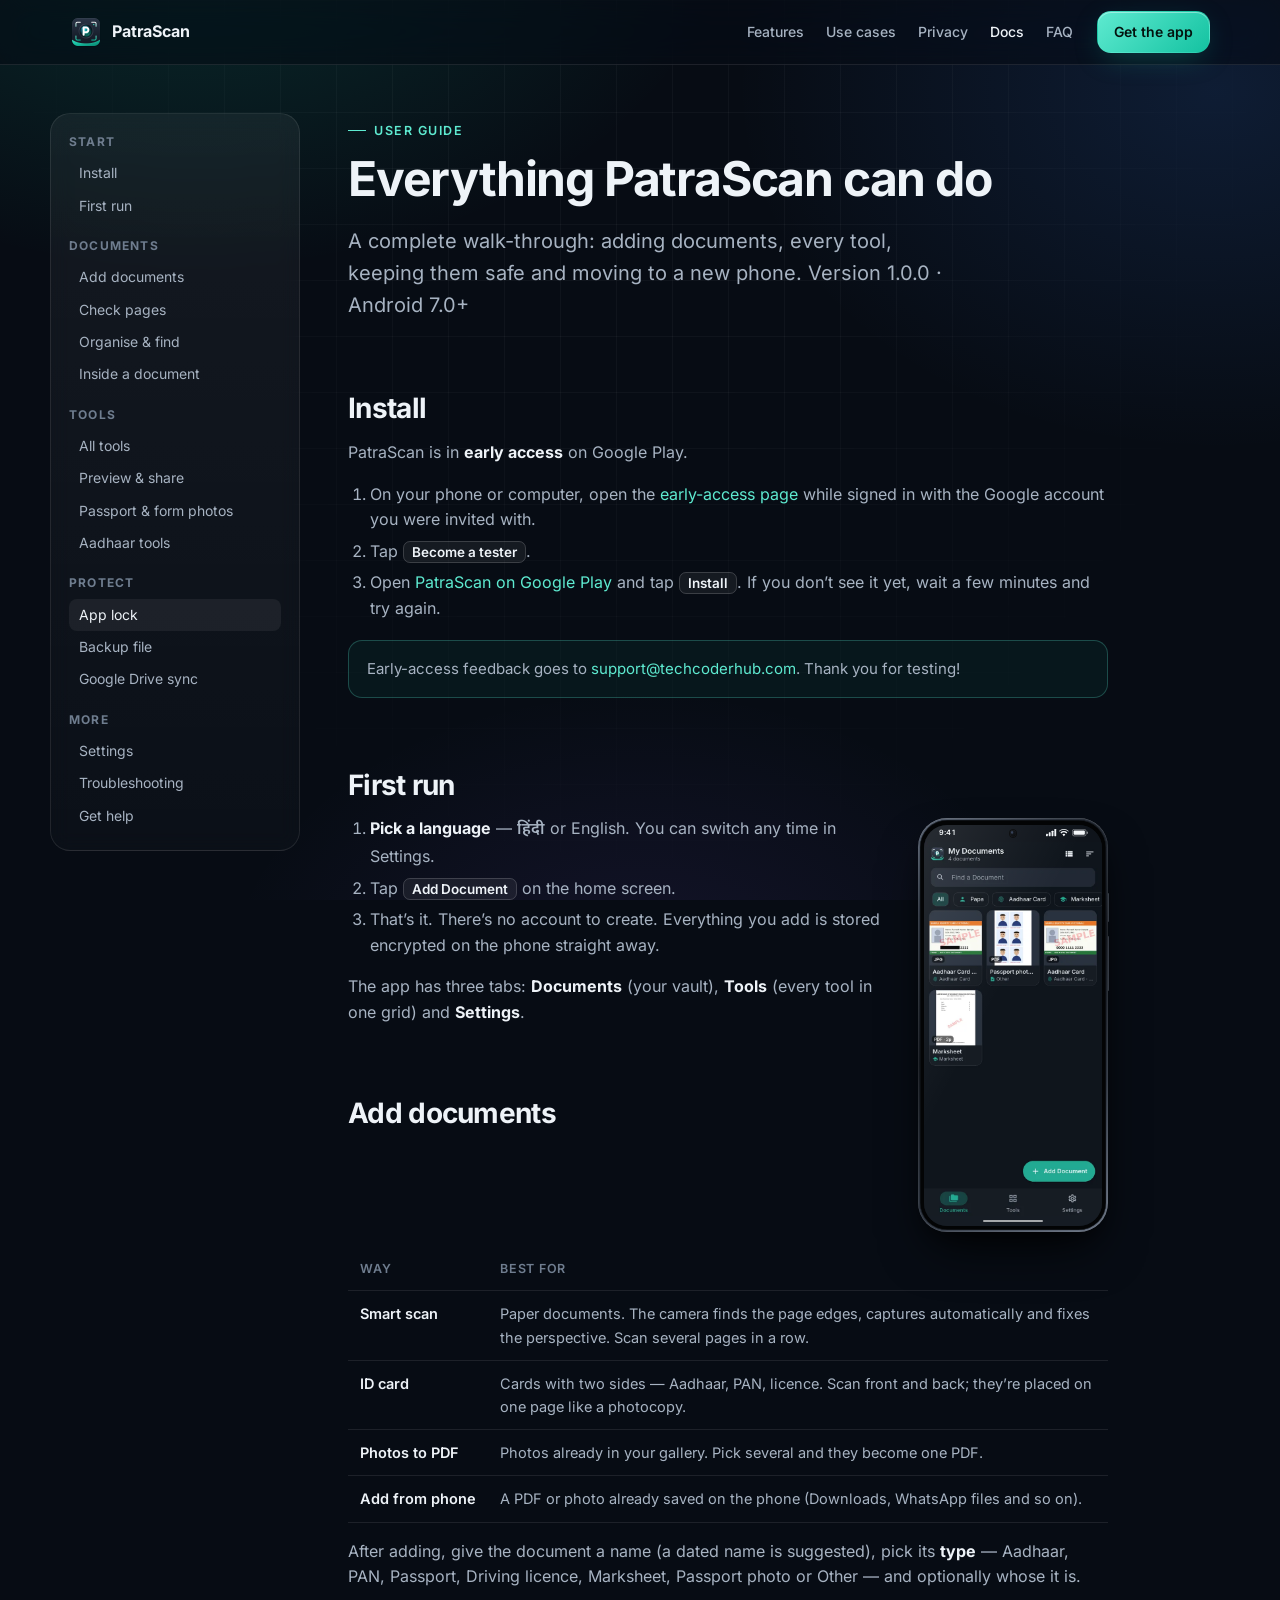
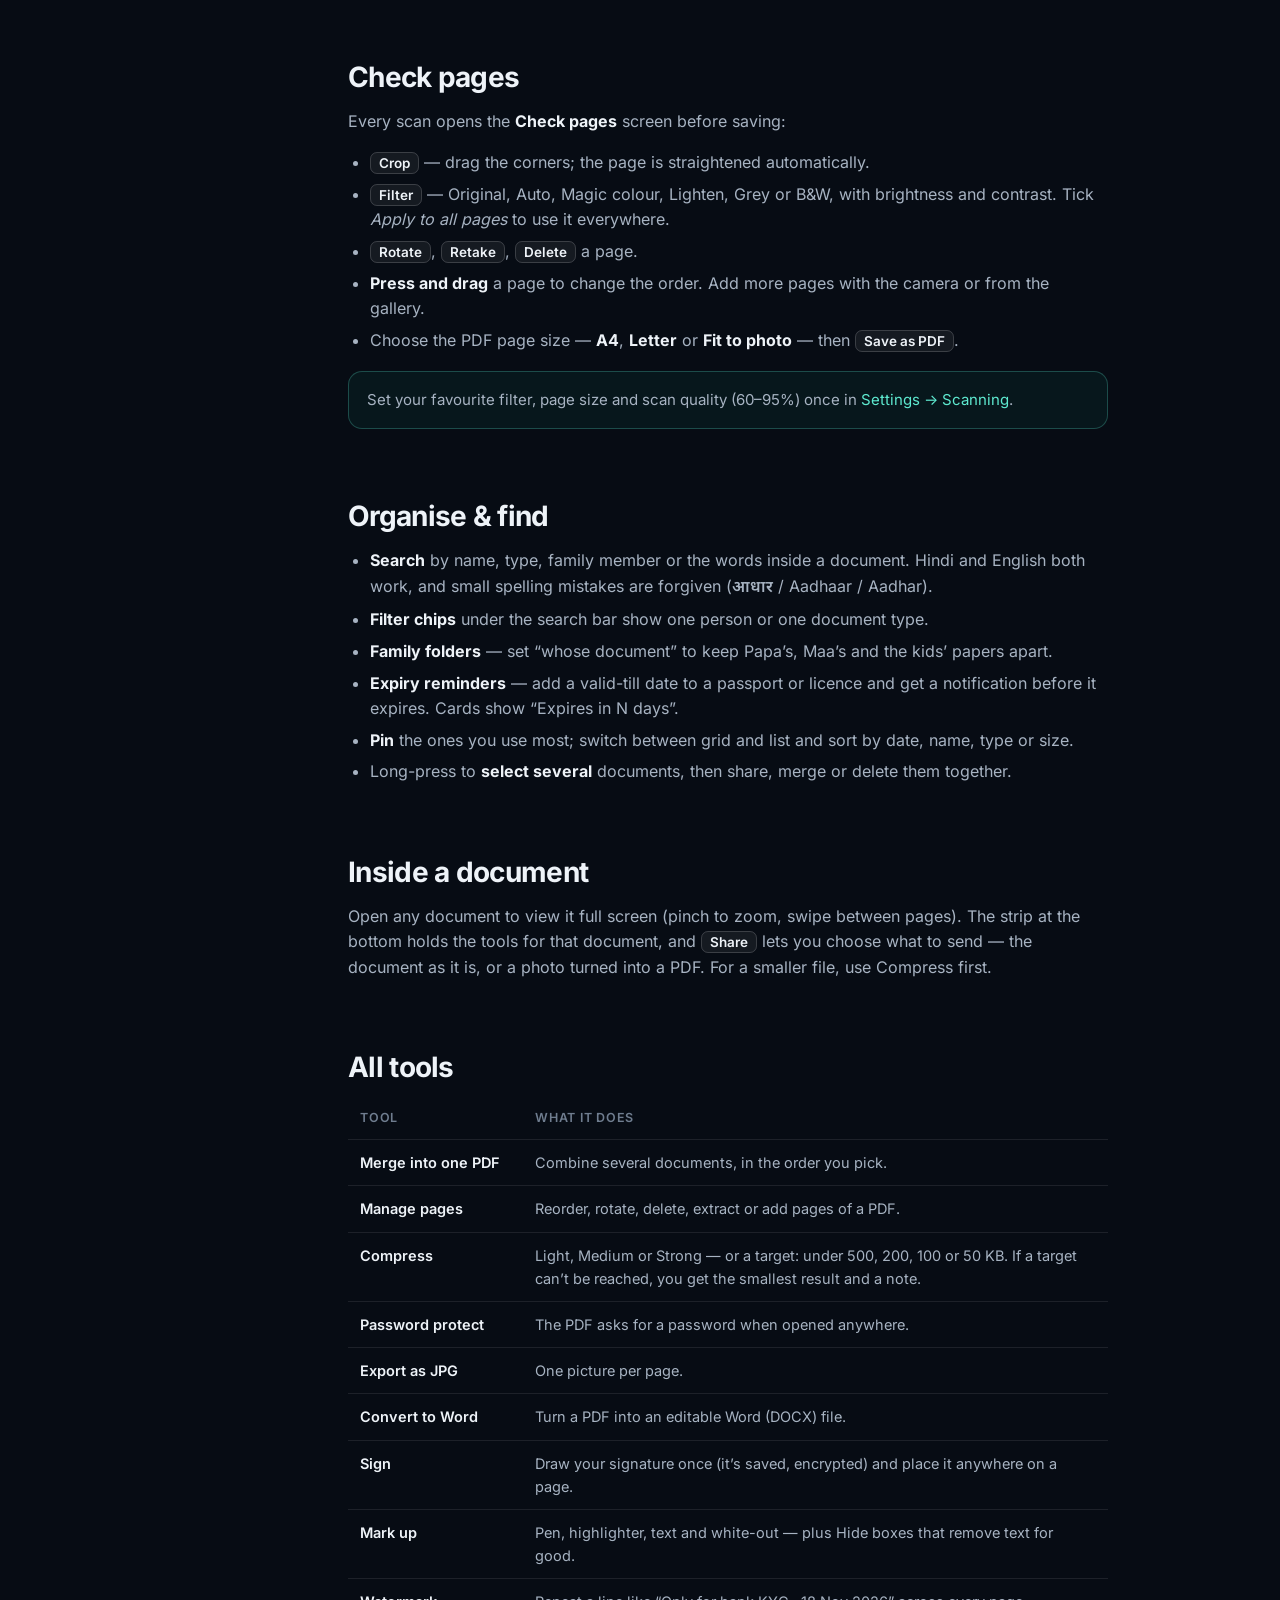
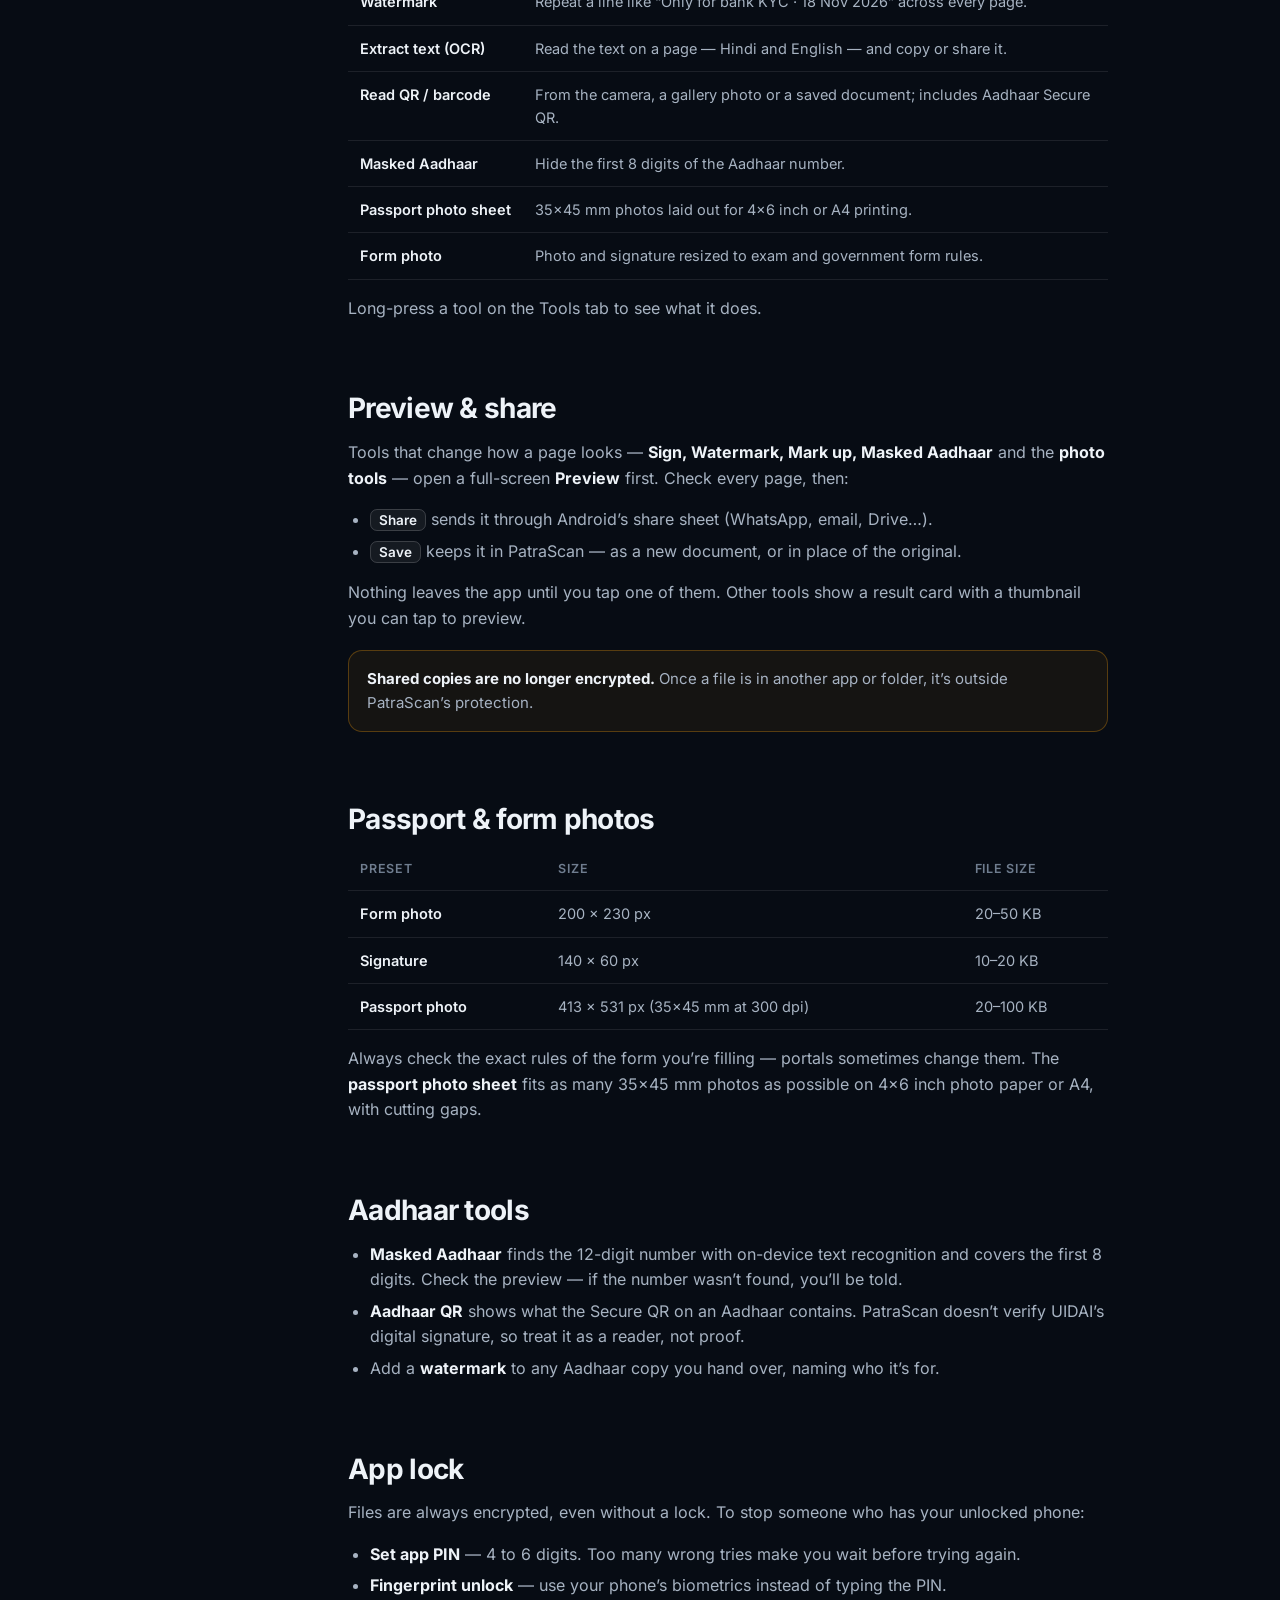
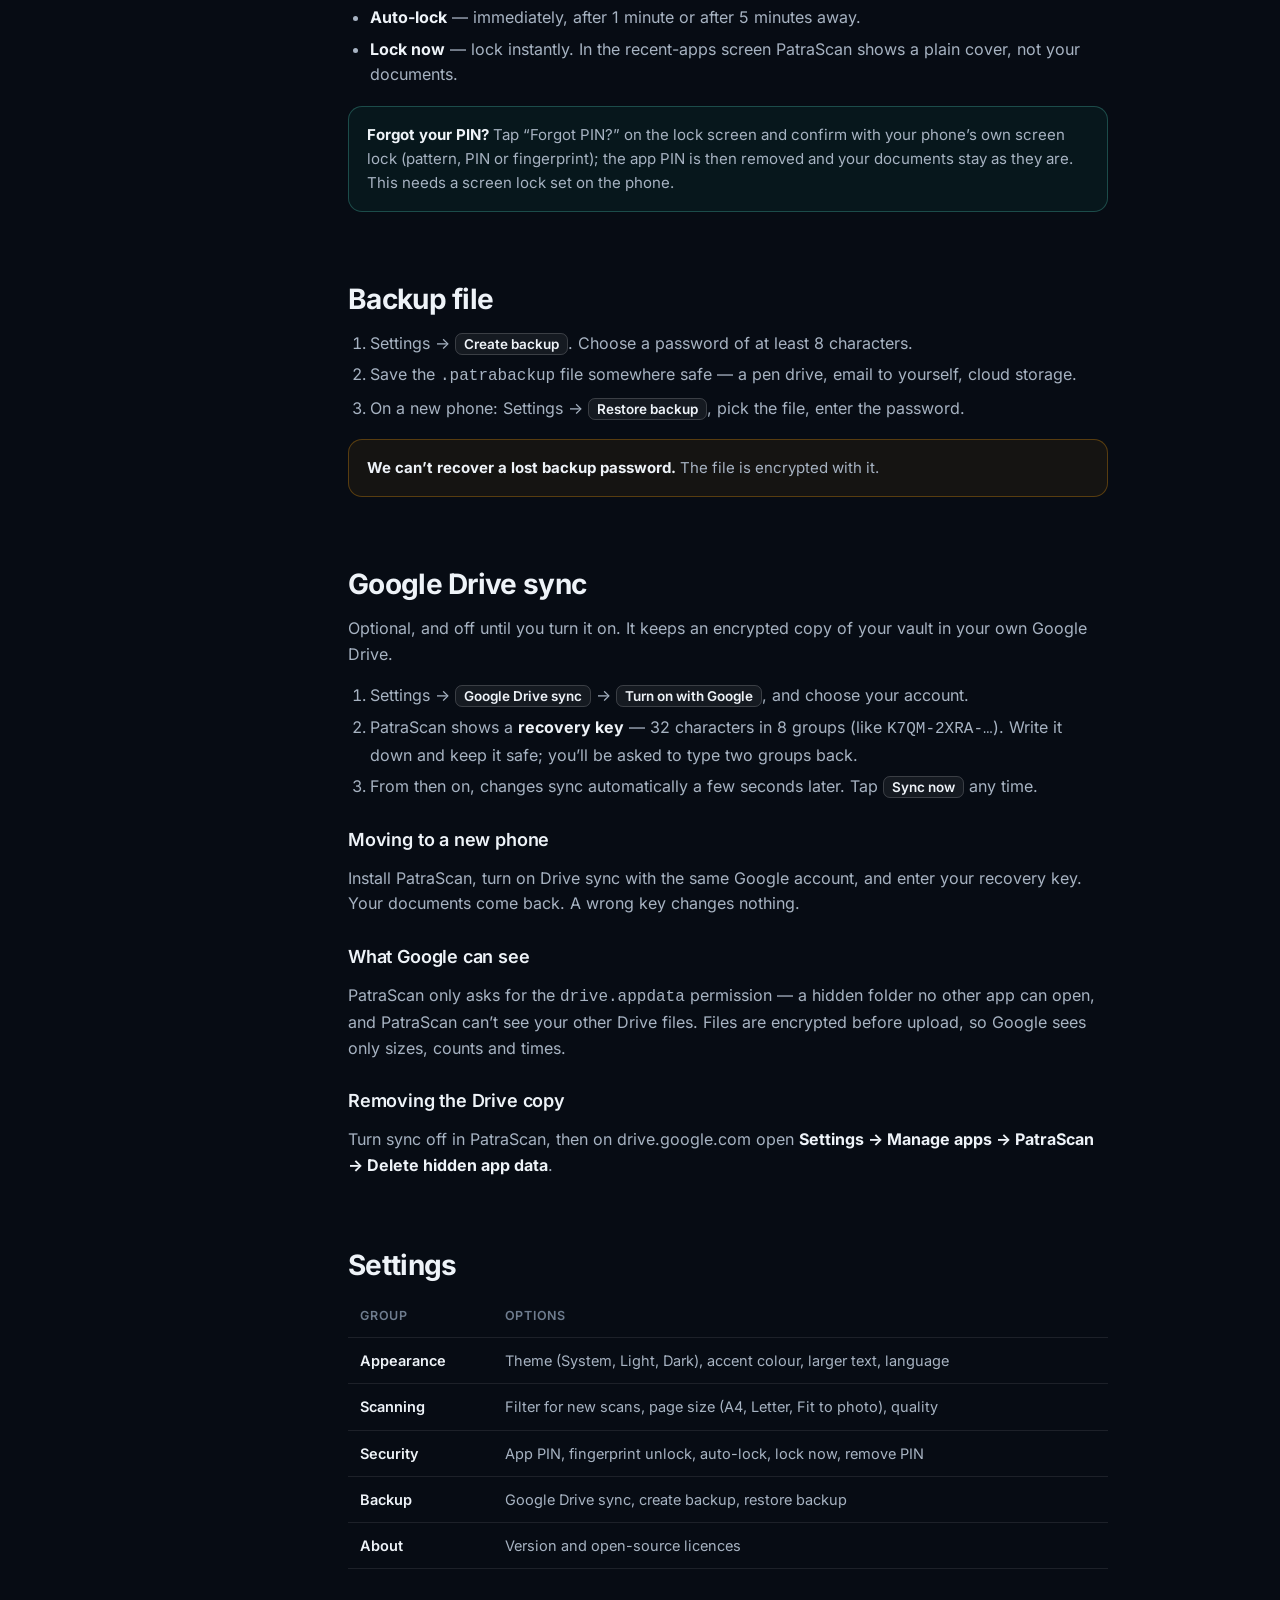
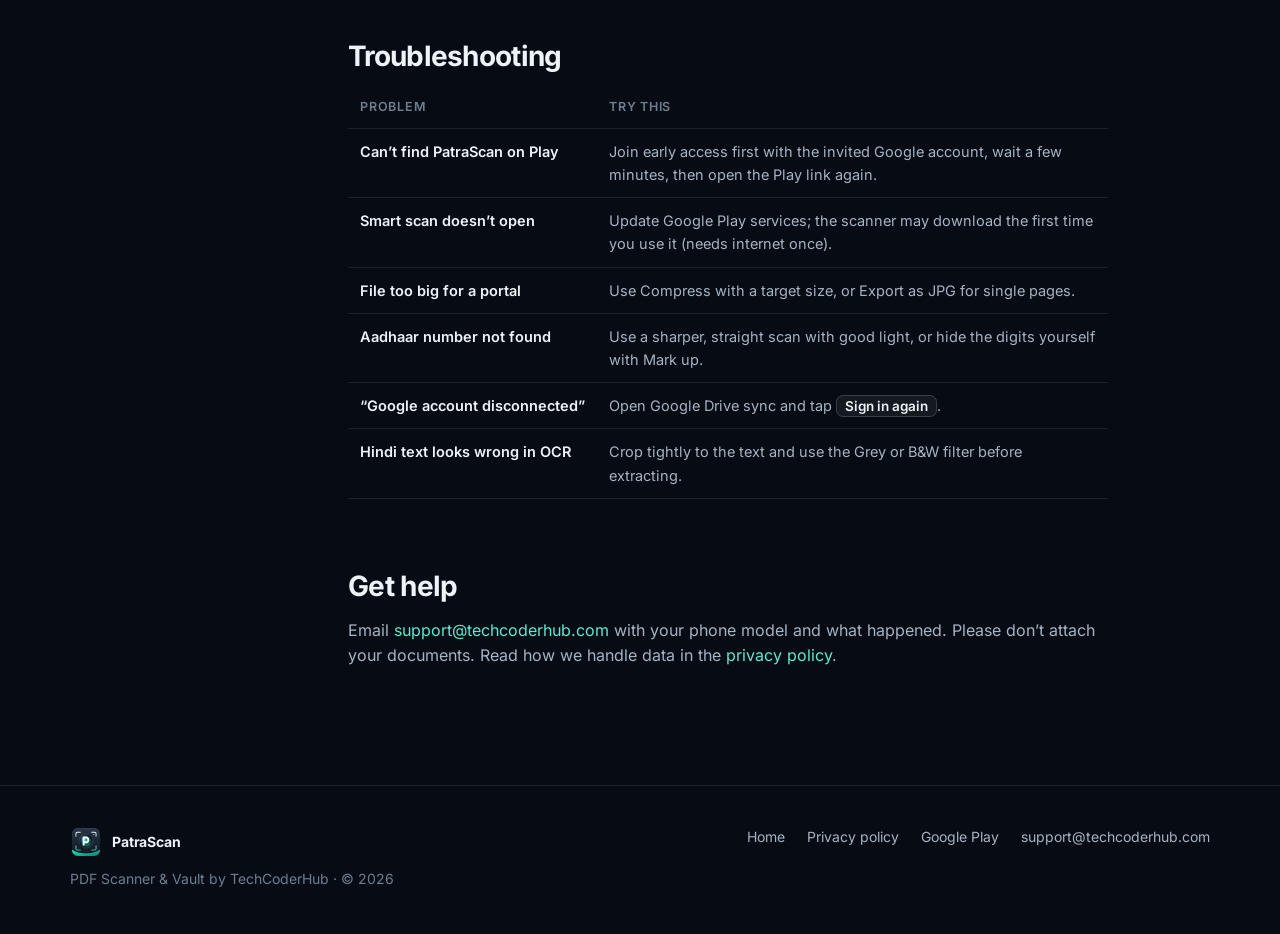
<file: docs.html>
<!doctype html>
<html lang="en">
<head>
<meta charset="utf-8">
<meta name="viewport" content="width=device-width, initial-scale=1">
<title>PatraScan User Guide</title>
<meta name="description" content="How to scan, organise, protect and share documents with PatraScan: every tool, security, backup and Google Drive sync explained.">
<meta name="theme-color" content="#070c14">
<link rel="icon" href="assets/favicon.png">
<meta property="og:title" content="PatraScan User Guide">
<meta property="og:image" content="https://adesh004.github.io/patrascan/assets/og.jpg">
<link rel="stylesheet" href="assets/site.css?v=7">
</head>
<body>
<div class="ambient" aria-hidden="true"></div>

<header class="nav">
  <div class="wrap">
    <a class="brand" href="./"><img src="assets/logo.png" alt="" width="32" height="32">PatraScan</a>
    <nav class="nav-links" aria-label="Main">
      <a href="./#features">Features</a>
      <a href="./#use-cases">Use cases</a>
      <a href="./#privacy">Privacy</a>
      <a href="docs.html" aria-current="page">Docs</a>
      <a href="./#faq">FAQ</a>
    </nav>
    <a class="btn btn-primary" href="https://play.google.com/apps/testing/app.patrascan">Get the app</a>
  </div>
</header>

<div class="wrap docs">
  <nav class="toc glass" aria-label="Guide contents">
    <b>Start</b>
    <a href="#install">Install</a>
    <a href="#first-run">First run</a>
    <b>Documents</b>
    <a href="#add">Add documents</a>
    <a href="#check-pages">Check pages</a>
    <a href="#organise">Organise &amp; find</a>
    <a href="#document">Inside a document</a>
    <b>Tools</b>
    <a href="#tools">All tools</a>
    <a href="#preview">Preview &amp; share</a>
    <a href="#photos">Passport &amp; form photos</a>
    <a href="#aadhaar">Aadhaar tools</a>
    <b>Protect</b>
    <a href="#security">App lock</a>
    <a href="#backup">Backup file</a>
    <a href="#drive">Google Drive sync</a>
    <b>More</b>
    <a href="#settings">Settings</a>
    <a href="#troubleshooting">Troubleshooting</a>
    <a href="#help">Get help</a>
  </nav>

  <article class="prose">
    <span class="eyebrow">User guide</span>
    <h1>Everything PatraScan can do</h1>
    <p class="lead">A complete walk-through: adding documents, every tool, keeping them safe and moving to a new phone. Version 1.0.0 · Android 7.0+</p>

    <h2 id="install">Install</h2>
    <p>PatraScan is in <strong>early access</strong> on Google Play.</p>
    <ol>
      <li>On your phone or computer, open the <a href="https://play.google.com/apps/testing/app.patrascan">early-access page</a> while signed in with the Google account you were invited with.</li>
      <li>Tap <span class="ui">Become a tester</span>.</li>
      <li>Open <a href="https://play.google.com/store/apps/details?id=app.patrascan">PatraScan on Google Play</a> and tap <span class="ui">Install</span>. If you don’t see it yet, wait a few minutes and try again.</li>
    </ol>
    <div class="callout">Early-access feedback goes to <a href="mailto:support@techcoderhub.com">support@techcoderhub.com</a>. Thank you for testing!</div>

    <h2 id="first-run">First run</h2>
    <div class="docs-device"><div class="device" style="--w:190px"><span class="device-btn power" aria-hidden="true"></span><span class="device-btn volume" aria-hidden="true"></span><div class="device-rim"><div class="device-bezel"><div class="device-screen"><div class="device-status" aria-hidden="true"><span>9:41</span><span class="sb"><svg viewBox="0 0 17 12" aria-hidden="true"><rect x="0" y="8" width="3" height="4" rx=".8"/><rect x="4.6" y="5.4" width="3" height="6.6" rx=".8"/><rect x="9.2" y="2.8" width="3" height="9.2" rx=".8"/><rect x="13.8" y="0" width="3" height="12" rx=".8"/></svg><svg viewBox="0 0 16 12" aria-hidden="true"><path d="M8 11.8 5.5 9.2a3.6 3.6 0 0 1 5 0L8 11.8Zm-4.1-4.3a5.9 5.9 0 0 1 8.2 0l1.6-1.7a8.2 8.2 0 0 0-11.4 0l1.6 1.7ZM.6 4.1a10.6 10.6 0 0 1 14.8 0L16 3.4a11.6 11.6 0 0 0-16 0l.6.7Z"/></svg><svg viewBox="0 0 27 12" aria-hidden="true"><rect x=".6" y=".6" width="22.6" height="10.8" rx="3" fill="none" stroke="currentColor" stroke-width="1.2" opacity=".5"/><rect x="2.6" y="2.6" width="18.6" height="6.8" rx="1.6"/><rect x="24.2" y="4" width="2.2" height="4" rx="1" opacity=".5"/></svg></span></div><span class="device-punch" aria-hidden="true"></span><img src="assets/shots/1_home.webp" alt="PatraScan home screen" loading="lazy" width="540" height="1121"><div class="device-gesture" aria-hidden="true"></div></div></div></div></div></div>
    <ol>
      <li><strong>Pick a language</strong> — <span class="hi">हिंदी</span> or English. You can switch any time in Settings.</li>
      <li>Tap <span class="ui">Add Document</span> on the home screen.</li>
      <li>That’s it. There’s no account to create. Everything you add is stored encrypted on the phone straight away.</li>
    </ol>
    <p>The app has three tabs: <strong>Documents</strong> (your vault), <strong>Tools</strong> (every tool in one grid) and <strong>Settings</strong>.</p>

    <h2 id="add">Add documents</h2>
    <table class="spec">
      <thead><tr><th>Way</th><th>Best for</th></tr></thead>
      <tbody>
        <tr><td>Smart scan</td><td>Paper documents. The camera finds the page edges, captures automatically and fixes the perspective. Scan several pages in a row.</td></tr>
        <tr><td>ID card</td><td>Cards with two sides — Aadhaar, PAN, licence. Scan front and back; they’re placed on one page like a photocopy.</td></tr>
        <tr><td>Photos to PDF</td><td>Photos already in your gallery. Pick several and they become one PDF.</td></tr>
        <tr><td>Add from phone</td><td>A PDF or photo already saved on the phone (Downloads, WhatsApp files and so on).</td></tr>
      </tbody>
    </table>
    <p>After adding, give the document a name (a dated name is suggested), pick its <strong>type</strong> — Aadhaar, PAN, Passport, Driving licence, Marksheet, Passport photo or Other — and optionally whose it is.</p>

    <h2 id="check-pages">Check pages</h2>
    <p>Every scan opens the <strong>Check pages</strong> screen before saving:</p>
    <ul>
      <li><span class="ui">Crop</span> — drag the corners; the page is straightened automatically.</li>
      <li><span class="ui">Filter</span> — Original, Auto, Magic colour, Lighten, Grey or B&amp;W, with brightness and contrast. Tick <em>Apply to all pages</em> to use it everywhere.</li>
      <li><span class="ui">Rotate</span>, <span class="ui">Retake</span>, <span class="ui">Delete</span> a page.</li>
      <li><strong>Press and drag</strong> a page to change the order. Add more pages with the camera or from the gallery.</li>
      <li>Choose the PDF page size — <strong>A4</strong>, <strong>Letter</strong> or <strong>Fit to photo</strong> — then <span class="ui">Save as PDF</span>.</li>
    </ul>
    <div class="callout">Set your favourite filter, page size and scan quality (60–95%) once in <a href="#settings">Settings → Scanning</a>.</div>

    <h2 id="organise">Organise &amp; find</h2>
    <ul>
      <li><strong>Search</strong> by name, type, family member or the words inside a document. Hindi and English both work, and small spelling mistakes are forgiven (<span class="hi">आधार</span> / Aadhaar / Aadhar).</li>
      <li><strong>Filter chips</strong> under the search bar show one person or one document type.</li>
      <li><strong>Family folders</strong> — set “whose document” to keep Papa’s, Maa’s and the kids’ papers apart.</li>
      <li><strong>Expiry reminders</strong> — add a valid-till date to a passport or licence and get a notification before it expires. Cards show “Expires in N days”.</li>
      <li><strong>Pin</strong> the ones you use most; switch between grid and list and sort by date, name, type or size.</li>
      <li>Long-press to <strong>select several</strong> documents, then share, merge or delete them together.</li>
    </ul>

    <h2 id="document">Inside a document</h2>
    <p>Open any document to view it full screen (pinch to zoom, swipe between pages). The strip at the bottom holds the tools for that document, and <span class="ui">Share</span> lets you choose what to send — the document as it is, or a photo turned into a PDF. For a smaller file, use Compress first.</p>

    <h2 id="tools">All tools</h2>
    <table class="spec">
      <thead><tr><th>Tool</th><th>What it does</th></tr></thead>
      <tbody>
        <tr><td>Merge into one PDF</td><td>Combine several documents, in the order you pick.</td></tr>
        <tr><td>Manage pages</td><td>Reorder, rotate, delete, extract or add pages of a PDF.</td></tr>
        <tr><td>Compress</td><td>Light, Medium or Strong — or a target: under 500, 200, 100 or 50 KB. If a target can’t be reached, you get the smallest result and a note.</td></tr>
        <tr><td>Password protect</td><td>The PDF asks for a password when opened anywhere.</td></tr>
        <tr><td>Export as JPG</td><td>One picture per page.</td></tr>
        <tr><td>Convert to Word</td><td>Turn a PDF into an editable Word (DOCX) file.</td></tr>
        <tr><td>Sign</td><td>Draw your signature once (it’s saved, encrypted) and place it anywhere on a page.</td></tr>
        <tr><td>Mark up</td><td>Pen, highlighter, text and white-out — plus Hide boxes that remove text for good.</td></tr>
        <tr><td>Watermark</td><td>Repeat a line like “Only for bank KYC · 18 Nov 2026” across every page.</td></tr>
        <tr><td>Extract text (OCR)</td><td>Read the text on a page — Hindi and English — and copy or share it.</td></tr>
        <tr><td>Read QR / barcode</td><td>From the camera, a gallery photo or a saved document; includes Aadhaar Secure QR.</td></tr>
        <tr><td>Masked Aadhaar</td><td>Hide the first 8 digits of the Aadhaar number.</td></tr>
        <tr><td>Passport photo sheet</td><td>35×45 mm photos laid out for 4×6 inch or A4 printing.</td></tr>
        <tr><td>Form photo</td><td>Photo and signature resized to exam and government form rules.</td></tr>
      </tbody>
    </table>
    <p>Long-press a tool on the Tools tab to see what it does.</p>

    <h2 id="preview">Preview &amp; share</h2>
    <p>Tools that change how a page looks — <strong>Sign, Watermark, Mark up, Masked Aadhaar</strong> and the <strong>photo tools</strong> — open a full-screen <strong>Preview</strong> first. Check every page, then:</p>
    <ul>
      <li><span class="ui">Share</span> sends it through Android’s share sheet (WhatsApp, email, Drive…).</li>
      <li><span class="ui">Save</span> keeps it in PatraScan — as a new document, or in place of the original.</li>
    </ul>
    <p>Nothing leaves the app until you tap one of them. Other tools show a result card with a thumbnail you can tap to preview.</p>
    <div class="callout warn"><b>Shared copies are no longer encrypted.</b> Once a file is in another app or folder, it’s outside PatraScan’s protection.</div>

    <h2 id="photos">Passport &amp; form photos</h2>
    <table class="spec">
      <thead><tr><th>Preset</th><th>Size</th><th>File size</th></tr></thead>
      <tbody>
        <tr><td>Form photo</td><td>200 × 230 px</td><td>20–50 KB</td></tr>
        <tr><td>Signature</td><td>140 × 60 px</td><td>10–20 KB</td></tr>
        <tr><td>Passport photo</td><td>413 × 531 px (35×45 mm at 300 dpi)</td><td>20–100 KB</td></tr>
      </tbody>
    </table>
    <p>Always check the exact rules of the form you’re filling — portals sometimes change them. The <strong>passport photo sheet</strong> fits as many 35×45 mm photos as possible on 4×6 inch photo paper or A4, with cutting gaps.</p>

    <h2 id="aadhaar">Aadhaar tools</h2>
    <ul>
      <li><strong>Masked Aadhaar</strong> finds the 12-digit number with on-device text recognition and covers the first 8 digits. Check the preview — if the number wasn’t found, you’ll be told.</li>
      <li><strong>Aadhaar QR</strong> shows what the Secure QR on an Aadhaar contains. PatraScan doesn’t verify UIDAI’s digital signature, so treat it as a reader, not proof.</li>
      <li>Add a <strong>watermark</strong> to any Aadhaar copy you hand over, naming who it’s for.</li>
    </ul>

    <h2 id="security">App lock</h2>
    <p>Files are always encrypted, even without a lock. To stop someone who has your unlocked phone:</p>
    <ul>
      <li><strong>Set app PIN</strong> — 4 to 6 digits. Too many wrong tries make you wait before trying again.</li>
      <li><strong>Fingerprint unlock</strong> — use your phone’s biometrics instead of typing the PIN.</li>
      <li><strong>Auto-lock</strong> — immediately, after 1 minute or after 5 minutes away.</li>
      <li><strong>Lock now</strong> — lock instantly. In the recent-apps screen PatraScan shows a plain cover, not your documents.</li>
    </ul>
    <div class="callout"><b>Forgot your PIN?</b> Tap “Forgot PIN?” on the lock screen and confirm with your phone’s own screen lock (pattern, PIN or fingerprint); the app PIN is then removed and your documents stay as they are. This needs a screen lock set on the phone.</div>

    <h2 id="backup">Backup file</h2>
    <ol>
      <li>Settings → <span class="ui">Create backup</span>. Choose a password of at least 8 characters.</li>
      <li>Save the <code>.patrabackup</code> file somewhere safe — a pen drive, email to yourself, cloud storage.</li>
      <li>On a new phone: Settings → <span class="ui">Restore backup</span>, pick the file, enter the password.</li>
    </ol>
    <div class="callout warn"><b>We can’t recover a lost backup password.</b> The file is encrypted with it.</div>

    <h2 id="drive">Google Drive sync</h2>
    <p>Optional, and off until you turn it on. It keeps an encrypted copy of your vault in your own Google Drive.</p>
    <ol>
      <li>Settings → <span class="ui">Google Drive sync</span> → <span class="ui">Turn on with Google</span>, and choose your account.</li>
      <li>PatraScan shows a <strong>recovery key</strong> — 32 characters in 8 groups (like <code>K7QM-2XRA-…</code>). Write it down and keep it safe; you’ll be asked to type two groups back.</li>
      <li>From then on, changes sync automatically a few seconds later. Tap <span class="ui">Sync now</span> any time.</li>
    </ol>
    <h3>Moving to a new phone</h3>
    <p>Install PatraScan, turn on Drive sync with the same Google account, and enter your recovery key. Your documents come back. A wrong key changes nothing.</p>
    <h3>What Google can see</h3>
    <p>PatraScan only asks for the <code>drive.appdata</code> permission — a hidden folder no other app can open, and PatraScan can’t see your other Drive files. Files are encrypted before upload, so Google sees only sizes, counts and times.</p>
    <h3>Removing the Drive copy</h3>
    <p>Turn sync off in PatraScan, then on drive.google.com open <strong>Settings → Manage apps → PatraScan → Delete hidden app data</strong>.</p>

    <h2 id="settings">Settings</h2>
    <table class="spec">
      <thead><tr><th>Group</th><th>Options</th></tr></thead>
      <tbody>
        <tr><td>Appearance</td><td>Theme (System, Light, Dark), accent colour, larger text, language</td></tr>
        <tr><td>Scanning</td><td>Filter for new scans, page size (A4, Letter, Fit to photo), quality</td></tr>
        <tr><td>Security</td><td>App PIN, fingerprint unlock, auto-lock, lock now, remove PIN</td></tr>
        <tr><td>Backup</td><td>Google Drive sync, create backup, restore backup</td></tr>
        <tr><td>About</td><td>Version and open-source licences</td></tr>
      </tbody>
    </table>

    <h2 id="troubleshooting">Troubleshooting</h2>
    <table class="spec">
      <thead><tr><th>Problem</th><th>Try this</th></tr></thead>
      <tbody>
        <tr><td>Can’t find PatraScan on Play</td><td>Join early access first with the invited Google account, wait a few minutes, then open the Play link again.</td></tr>
        <tr><td>Smart scan doesn’t open</td><td>Update Google Play services; the scanner may download the first time you use it (needs internet once).</td></tr>
        <tr><td>File too big for a portal</td><td>Use Compress with a target size, or Export as JPG for single pages.</td></tr>
        <tr><td>Aadhaar number not found</td><td>Use a sharper, straight scan with good light, or hide the digits yourself with Mark up.</td></tr>
        <tr><td>“Google account disconnected”</td><td>Open Google Drive sync and tap <span class="ui">Sign in again</span>.</td></tr>
        <tr><td>Hindi text looks wrong in OCR</td><td>Crop tightly to the text and use the Grey or B&amp;W filter before extracting.</td></tr>
      </tbody>
    </table>

    <h2 id="help">Get help</h2>
    <p>Email <a href="mailto:support@techcoderhub.com">support@techcoderhub.com</a> with your phone model and what happened. Please don’t attach your documents. Read how we handle data in the <a href="privacy-policy.html">privacy policy</a>.</p>
  </article>
</div>

<footer>
  <div class="wrap">
    <div>
      <a class="brand" href="./"><img src="assets/logo.png" alt="" width="28" height="28">PatraScan</a>
      <p style="margin:10px 0 0">PDF Scanner &amp; Vault by TechCoderHub · © <span data-year>2026</span></p>
    </div>
    <nav aria-label="Footer">
      <a href="./">Home</a>
      <a href="privacy-policy.html">Privacy policy</a>
      <a href="https://play.google.com/store/apps/details?id=app.patrascan">Google Play</a>
      <a href="mailto:support@techcoderhub.com">support@techcoderhub.com</a>
    </nav>
  </div>
</footer>
<script src="assets/site.js?v=7" defer></script>
</body>
</html>
</file>
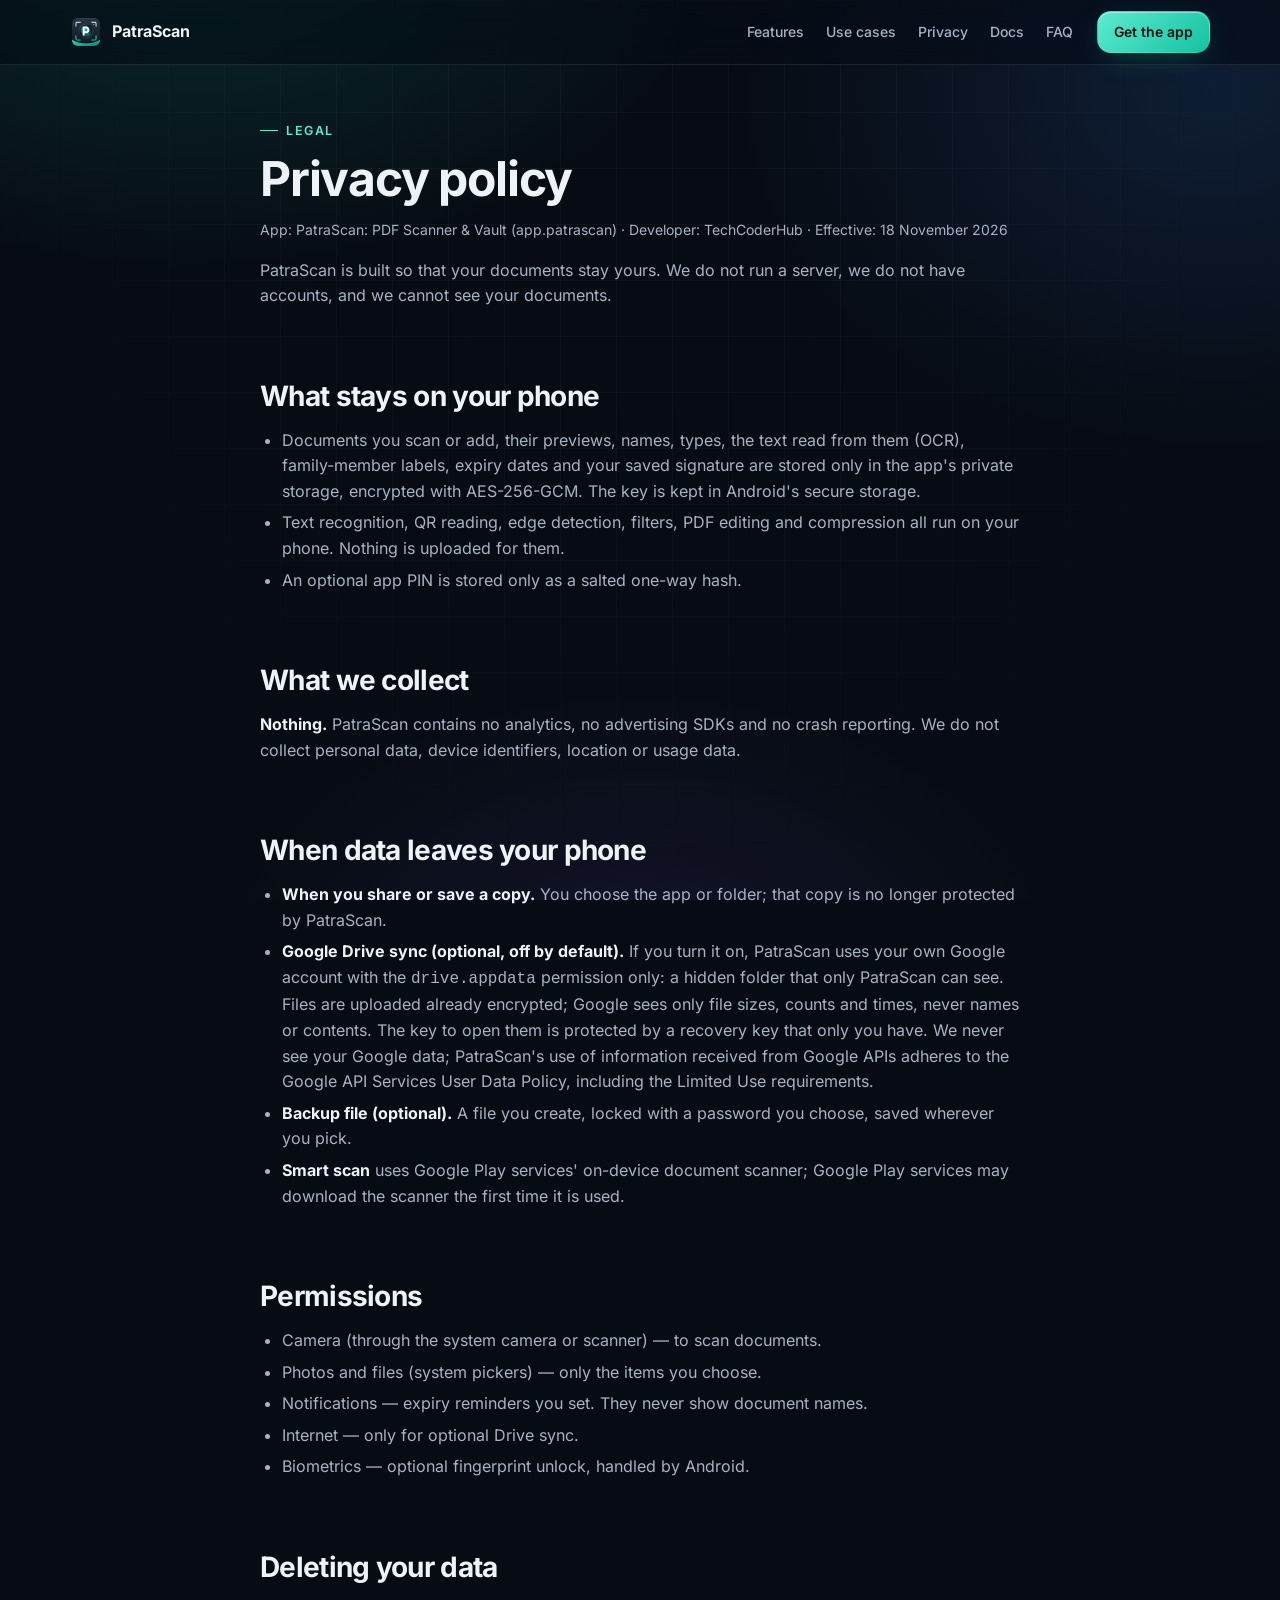
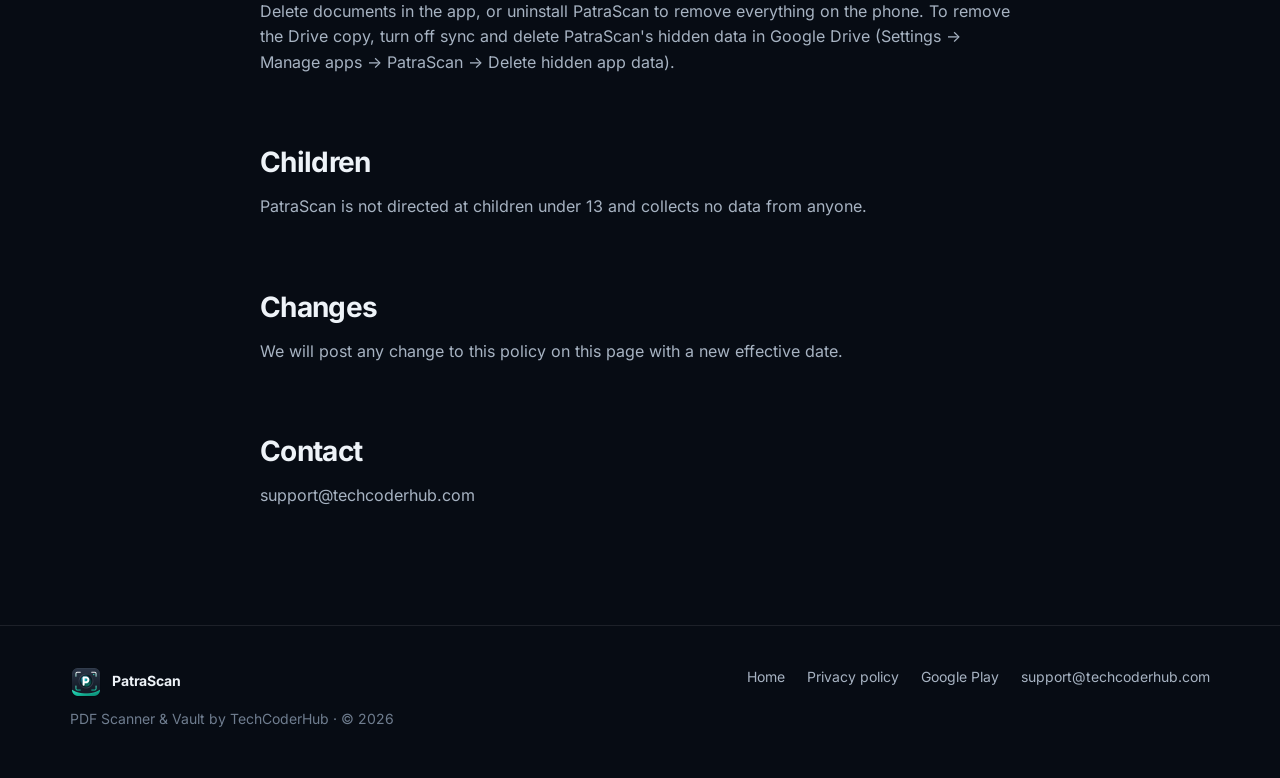
<file: privacy-policy.html>
<!doctype html>
<html lang="en">
<head>
<meta charset="utf-8">
<meta name="viewport" content="width=device-width, initial-scale=1">
<title>PatraScan Privacy Policy</title>
<meta name="description" content="PatraScan collects no data. Documents are encrypted on your phone; optional Google Drive sync stores them encrypted in your own Drive.">
<meta name="theme-color" content="#070c14">
<link rel="icon" href="assets/favicon.png">
<link rel="stylesheet" href="assets/site.css?v=7">
</head>
<body>
<div class="ambient" aria-hidden="true"></div>
<header class="nav">
  <div class="wrap">
    <a class="brand" href="./"><img src="assets/logo.png" alt="" width="32" height="32">PatraScan</a>
    <nav class="nav-links" aria-label="Main">
      <a href="./#features">Features</a>
      <a href="./#use-cases">Use cases</a>
      <a href="./#privacy">Privacy</a>
      <a href="docs.html">Docs</a>
      <a href="./#faq">FAQ</a>
    </nav>
    <a class="btn btn-primary" href="https://play.google.com/apps/testing/app.patrascan">Get the app</a>
  </div>
</header>
<div class="wrap" style="padding:48px 20px 100px">
<article class="prose" style="margin:0 auto">
<span class="eyebrow">Legal</span>
<h1>Privacy policy</h1>
<p class="small">App: PatraScan: PDF Scanner &amp; Vault (app.patrascan) · Developer: TechCoderHub · Effective: 18 November 2026</p>

<p>PatraScan is built so that your documents stay yours. We do not run a
server, we do not have accounts, and we cannot see your documents.</p>

<h2>What stays on your phone</h2>
<ul>
  <li>Documents you scan or add, their previews, names, types, the text read
    from them (OCR), family-member labels, expiry dates and your saved
    signature are stored only in the app's private storage, encrypted with
    AES-256-GCM. The key is kept in Android's secure storage.</li>
  <li>Text recognition, QR reading, edge detection, filters, PDF editing and
    compression all run on your phone. Nothing is uploaded for them.</li>
  <li>An optional app PIN is stored only as a salted one-way hash.</li>
</ul>

<h2>What we collect</h2>
<p><strong>Nothing.</strong> PatraScan contains no analytics, no advertising
SDKs and no crash reporting. We do not collect personal data, device
identifiers, location or usage data.</p>

<h2>When data leaves your phone</h2>
<ul>
  <li><strong>When you share or save a copy.</strong> You choose the app or
    folder; that copy is no longer protected by PatraScan.</li>
  <li><strong>Google Drive sync (optional, off by default).</strong> If you
    turn it on, PatraScan uses your own Google account with the
    <code>drive.appdata</code> permission only: a hidden folder that only
    PatraScan can see. Files are uploaded already encrypted; Google sees
    only file sizes, counts and times, never names or contents. The key to
    open them is protected by a recovery key that only you have. We never
    see your Google data; PatraScan's use of information received from
    Google APIs adheres to the Google API Services User Data Policy,
    including the Limited Use requirements.</li>
  <li><strong>Backup file (optional).</strong> A file you create, locked
    with a password you choose, saved wherever you pick.</li>
  <li><strong>Smart scan</strong> uses Google Play services' on-device
    document scanner; Google Play services may download the scanner the
    first time it is used.</li>
</ul>

<h2>Permissions</h2>
<ul>
  <li>Camera (through the system camera or scanner) — to scan documents.</li>
  <li>Photos and files (system pickers) — only the items you choose.</li>
  <li>Notifications — expiry reminders you set. They never show document names.</li>
  <li>Internet — only for optional Drive sync.</li>
  <li>Biometrics — optional fingerprint unlock, handled by Android.</li>
</ul>

<h2>Deleting your data</h2>
<p>Delete documents in the app, or uninstall PatraScan to remove everything on
the phone. To remove the Drive copy, turn off sync and delete PatraScan's
hidden data in Google Drive (Settings → Manage apps → PatraScan → Delete hidden
app data).</p>

<h2>Children</h2>
<p>PatraScan is not directed at children under 13 and collects no data from anyone.</p>

<h2>Changes</h2>
<p>We will post any change to this policy on this page with a new effective date.</p>

<h2>Contact</h2>
<p>support@techcoderhub.com</p>
</article>
</div>
<footer>
  <div class="wrap">
    <div>
      <a class="brand" href="./"><img src="assets/logo.png" alt="" width="28" height="28">PatraScan</a>
      <p style="margin:10px 0 0">PDF Scanner &amp; Vault by TechCoderHub · © <span data-year>2026</span></p>
    </div>
    <nav aria-label="Footer">
      <a href="./">Home</a>
      <a href="privacy-policy.html">Privacy policy</a>
      <a href="https://play.google.com/store/apps/details?id=app.patrascan">Google Play</a>
      <a href="mailto:support@techcoderhub.com">support@techcoderhub.com</a>
    </nav>
  </div>
</footer>
<script src="assets/site.js?v=7" defer></script>
</body>
</html>
</file>
<file: assets/site.css>
/* PatraScan website — shared styles.
   Brand: deep navy surfaces, teal light, white type. Fonts are self-hosted
   (no third-party requests), motion respects prefers-reduced-motion. */

@font-face { font-family: Inter; src: url(fonts/Inter-Regular.woff2) format("woff2"); font-weight: 400; font-display: swap; }
@font-face { font-family: Inter; src: url(fonts/Inter-Medium.woff2) format("woff2"); font-weight: 500; font-display: swap; }
@font-face { font-family: Inter; src: url(fonts/Inter-SemiBold.woff2) format("woff2"); font-weight: 600; font-display: swap; }
@font-face { font-family: Inter; src: url(fonts/Inter-Bold.woff2) format("woff2"); font-weight: 700; font-display: swap; }
@font-face { font-family: "Noto Sans Devanagari"; src: url(fonts/NotoSansDevanagari-SemiBold.woff2) format("woff2"); font-weight: 400 700; font-display: swap; }

:root {
  --bg: #070c14;
  --bg-2: #0b1320;
  --panel: rgba(255, 255, 255, 0.035);
  --panel-2: rgba(255, 255, 255, 0.06);
  --line: rgba(255, 255, 255, 0.09);
  --line-2: rgba(255, 255, 255, 0.16);
  --text: #eef3f8;
  --text-2: #a7b3c2;
  --text-3: #6f7d8f;
  --teal: #14c2a1;
  --teal-2: #5eead0;
  --teal-glow: rgba(20, 194, 161, 0.35);
  --blue: #3b82f6;
  --violet: #8b5cf6;
  --amber: #f59e0b;
  --pink: #ec4899;
  --radius: 20px;
  --radius-sm: 12px;
  --max: 1180px;
  --font: Inter, "Noto Sans Devanagari", system-ui, -apple-system, "Segoe UI", Roboto, sans-serif;
}

* { box-sizing: border-box; }
html { scroll-behavior: smooth; -webkit-text-size-adjust: 100%; overflow-x: clip; }
body {
  margin: 0;
  background: var(--bg);
  color: var(--text);
  font: 16px/1.6 var(--font);
  -webkit-font-smoothing: antialiased;
  overflow-x: clip;
}
img { max-width: 100%; height: auto; display: block; }
a { color: var(--teal-2); text-decoration: none; }
a:hover { text-decoration: underline; }
:focus-visible { outline: 2px solid var(--teal-2); outline-offset: 3px; border-radius: 6px; }
.hi { font-family: "Noto Sans Devanagari", var(--font); }

/* Ambient background: aurora + fine grid */
.ambient {
  position: fixed; inset: 0; z-index: -1; pointer-events: none;
  background:
    radial-gradient(900px 600px at 15% -10%, rgba(20, 194, 161, 0.18), transparent 60%),
    radial-gradient(800px 600px at 95% 10%, rgba(59, 130, 246, 0.14), transparent 60%),
    radial-gradient(700px 500px at 50% 110%, rgba(139, 92, 246, 0.10), transparent 60%),
    var(--bg);
}
.ambient::after {
  content: ""; position: absolute; inset: 0;
  background-image:
    linear-gradient(rgba(255,255,255,0.035) 1px, transparent 1px),
    linear-gradient(90deg, rgba(255,255,255,0.035) 1px, transparent 1px);
  background-size: 56px 56px;
  mask-image: radial-gradient(ellipse at 50% 0%, #000 30%, transparent 75%);
}

.wrap { width: 100%; max-width: var(--max); margin: 0 auto; padding: 0 20px; }

/* Header */
.nav {
  position: sticky; top: 0; z-index: 50;
  backdrop-filter: blur(16px) saturate(140%);
  -webkit-backdrop-filter: blur(16px) saturate(140%);
  background: rgba(7, 12, 20, 0.62);
  border-bottom: 1px solid var(--line);
}
.nav .wrap { display: flex; align-items: center; gap: 24px; height: 64px; }
.brand { display: flex; align-items: center; gap: 10px; color: var(--text); font-weight: 700; letter-spacing: -0.01em; }
.brand:hover { text-decoration: none; }
.brand img { width: 32px; height: 32px; border-radius: 9px; }
.nav-links { display: flex; gap: 22px; margin-left: auto; }
.nav-links a { color: var(--text-2); font-size: 14px; font-weight: 500; }
.nav-links a:hover, .nav-links a[aria-current="page"] { color: var(--text); text-decoration: none; }
.nav .btn { padding: 9px 16px; font-size: 14px; }
@media (max-width: 820px) { .nav-links { display: none; } .nav .btn { margin-left: auto; } }

/* Buttons */
.btn {
  display: inline-flex; align-items: center; justify-content: center; gap: 10px;
  padding: 13px 22px; border-radius: 14px; font-weight: 600; font-size: 15px;
  border: 1px solid transparent; cursor: pointer; transition: transform .2s, box-shadow .2s, background .2s;
  white-space: nowrap;
}
.btn:hover { text-decoration: none; transform: translateY(-1px); }
.btn-primary {
  color: #04130f; background: linear-gradient(135deg, var(--teal-2), var(--teal));
  box-shadow: 0 8px 30px -8px var(--teal-glow), inset 0 1px 0 rgba(255,255,255,.4);
}
.btn-primary:hover { box-shadow: 0 12px 40px -8px var(--teal-glow), inset 0 1px 0 rgba(255,255,255,.4); }
.btn-ghost { color: var(--text); background: var(--panel-2); border-color: var(--line-2); }
.btn-ghost:hover { background: rgba(255,255,255,.1); }
.btn svg { width: 20px; height: 20px; flex: none; }

/* Type */
.eyebrow {
  display: inline-flex; align-items: center; gap: 8px;
  font-size: 12.5px; font-weight: 600; letter-spacing: .12em; text-transform: uppercase; color: var(--teal-2);
}
.eyebrow::before { content: ""; width: 18px; height: 1px; background: currentColor; }
h1, h2, h3 { letter-spacing: -0.025em; line-height: 1.1; margin: 0; }
h1 { font-size: clamp(40px, 7vw, 76px); font-weight: 700; }
h2 { font-size: clamp(30px, 4.4vw, 48px); font-weight: 700; }
h3 { font-size: 19px; font-weight: 600; letter-spacing: -0.01em; }
.lead { font-size: clamp(17px, 2vw, 20px); color: var(--text-2); max-width: 620px; }
.grad {
  background: linear-gradient(100deg, #fff 10%, var(--teal-2) 55%, #7dd3fc 95%);
  -webkit-background-clip: text; background-clip: text; color: transparent;
}
.muted { color: var(--text-2); }
.small { font-size: 14px; color: var(--text-3); }

section { padding: 110px 0; position: relative; }
.section-head { max-width: 720px; margin-bottom: 52px; }
.section-head h2 { margin: 14px 0 16px; }
.center { text-align: center; margin-left: auto; margin-right: auto; }
@media (max-width: 700px) { section { padding: 76px 0; } }

/* Glass panel */
.glass {
  background: linear-gradient(180deg, rgba(255,255,255,.055), rgba(255,255,255,.02));
  border: 1px solid var(--line);
  border-radius: var(--radius);
  backdrop-filter: blur(10px);
}

/* Hero */
.hero { padding: 72px 0 90px; }
.hero .wrap { display: grid; grid-template-columns: 1.08fr .92fr; gap: 56px; align-items: center; }
.hero h1 { margin: 22px 0 20px; font-size: clamp(40px, 5.2vw, 62px); }
.hero .cta { display: flex; flex-wrap: wrap; gap: 12px; margin-top: 30px; }
.status-pill {
  display: inline-flex; align-items: center; gap: 10px; padding: 7px 14px 7px 8px;
  border-radius: 999px; background: var(--panel-2); border: 1px solid var(--line-2);
  font-size: 13.5px; color: var(--text-2);
}
.status-pill b { color: var(--text); font-weight: 600; }
.status-pill .dot { width: 22px; height: 22px; border-radius: 50%; display: grid; place-items: center; background: rgba(20,194,161,.16); }
.status-pill .dot::after { content: ""; width: 8px; height: 8px; border-radius: 50%; background: var(--teal); box-shadow: 0 0 0 0 var(--teal-glow); animation: ping 2s infinite; }
@keyframes ping { 0% { box-shadow: 0 0 0 0 var(--teal-glow); } 70% { box-shadow: 0 0 0 10px transparent; } 100% { box-shadow: 0 0 0 0 transparent; } }
.hero-note { margin-top: 18px; font-size: 13.5px; color: var(--text-3); }
.trust { display: flex; flex-wrap: wrap; gap: 10px 22px; margin-top: 34px; color: var(--text-2); font-size: 14px; }
.trust span { display: inline-flex; align-items: center; gap: 8px; }
.trust svg { width: 17px; height: 17px; color: var(--teal-2); }
@media (max-width: 960px) {
  .hero .wrap { grid-template-columns: 1fr; gap: 48px; }
  .hero { padding-top: 48px; }
}

/* Phone mockup */
.stage { position: relative; display: grid; place-items: center; min-height: 600px; perspective: 1400px; }
.stage::before {
  content: ""; position: absolute; width: min(440px, 100%); aspect-ratio: 1; border-radius: 50%;
  background: radial-gradient(circle, rgba(20,194,161,.35), transparent 65%); filter: blur(30px);
}
.phone {
  position: relative; width: 290px; aspect-ratio: 9 / 19.2; border-radius: 46px; padding: 11px;
  background: linear-gradient(145deg, #2a3646, #0d131c 60%);
  box-shadow: 0 40px 90px -20px rgba(0,0,0,.8), 0 0 0 1px rgba(255,255,255,.08), inset 0 0 0 2px rgba(255,255,255,.04);
  transform: rotateY(-14deg) rotateX(6deg) rotateZ(1deg);
  transition: transform .6s cubic-bezier(.2,.8,.2,1);
}
.stage:hover .phone { transform: rotateY(-6deg) rotateX(3deg); }
.phone .screen { position: relative; width: 100%; height: 100%; border-radius: 36px; overflow: hidden; background: #0f141b; }
.phone .screen img { width: 100%; height: 100%; object-fit: cover; object-position: top; }
.phone .screen::after {
  content: ""; position: absolute; left: 0; right: 0; height: 90px; top: -90px;
  background: linear-gradient(180deg, transparent, rgba(20,194,161,.28) 80%, rgba(94,234,208,.9) 99%, transparent);
  animation: scan 4.2s cubic-bezier(.45,0,.55,1) infinite;
}
@keyframes scan { 0% { top: -90px; } 55% { top: 100%; } 100% { top: 100%; } }
.chip {
  position: absolute; display: flex; align-items: center; gap: 10px; padding: 10px 14px; border-radius: 14px;
  background: rgba(13, 20, 30, .72); border: 1px solid var(--line-2); backdrop-filter: blur(14px);
  font-size: 13.5px; font-weight: 600; box-shadow: 0 20px 40px -20px rgba(0,0,0,.8);
  animation: float 6s ease-in-out infinite;
}
.chip i { width: 30px; height: 30px; border-radius: 9px; display: grid; place-items: center; font-style: normal; }
.chip small { display: block; font-weight: 500; color: var(--text-3); font-size: 11.5px; }
.chip.c1 { top: 12%; left: -2%; }
.chip.c2 { top: 46%; right: -6%; animation-delay: -2s; }
.chip.c3 { bottom: 10%; left: 2%; animation-delay: -4s; }
@keyframes float { 0%,100% { transform: translateY(0); } 50% { transform: translateY(-10px); } }
@media (max-width: 520px) {
  .stage { min-height: 520px; }
  .phone { width: 240px; }
  .chip.c1 { left: 0; } .chip.c2 { right: 0; } .chip.c3 { left: 4%; }
}

/* Marquee strip */
.strip { border-top: 1px solid var(--line); border-bottom: 1px solid var(--line); padding: 22px 0; overflow: hidden; background: rgba(255,255,255,.015); }
.marquee { display: flex; gap: 48px; width: max-content; animation: marquee 38s linear infinite; }
.marquee span { display: inline-flex; align-items: center; gap: 12px; color: var(--text-2); font-weight: 500; white-space: nowrap; }
.marquee span::before { content: ""; width: 6px; height: 6px; border-radius: 50%; background: var(--teal); box-shadow: 0 0 12px var(--teal); }
@keyframes marquee { to { transform: translateX(-50%); } }

/* Flow steps */
.flow { display: grid; grid-template-columns: repeat(4, 1fr); gap: 16px; counter-reset: step; position: relative; }
.flow::before {
  content: ""; position: absolute; top: 46px; left: 8%; right: 8%; height: 1px;
  background: linear-gradient(90deg, transparent, var(--teal), transparent); opacity: .5;
}
.step { padding: 26px 22px; position: relative; }
.step .num {
  width: 44px; height: 44px; border-radius: 14px; display: grid; place-items: center; margin-bottom: 18px;
  background: linear-gradient(135deg, rgba(20,194,161,.25), rgba(59,130,246,.15)); border: 1px solid var(--line-2);
  font-weight: 700; color: var(--teal-2);
}
.step p { color: var(--text-2); margin: 8px 0 0; font-size: 15px; }
@media (max-width: 900px) { .flow { grid-template-columns: 1fr 1fr; } .flow::before { display: none; } }
@media (max-width: 520px) { .flow { grid-template-columns: 1fr; } }

/* Bento features */
.bento { display: grid; grid-template-columns: repeat(6, 1fr); gap: 16px; }
.tile { padding: 26px; position: relative; overflow: hidden; transition: border-color .3s, transform .3s; }
.tile:hover { border-color: rgba(94,234,208,.35); transform: translateY(-2px); }
.tile::after {
  content: ""; position: absolute; inset: auto -40% -60% auto; width: 240px; height: 240px; border-radius: 50%;
  background: radial-gradient(circle, var(--glow, rgba(20,194,161,.18)), transparent 70%); pointer-events: none;
}
.tile p { color: var(--text-2); margin: 10px 0 0; font-size: 15px; }
.tile .ico {
  width: 42px; height: 42px; border-radius: 12px; display: grid; place-items: center; margin-bottom: 18px;
  background: var(--tint, rgba(20,194,161,.14)); color: var(--ink, var(--teal-2));
}
.tile .ico svg { width: 22px; height: 22px; }
.tile .tags { display: flex; flex-wrap: wrap; gap: 6px; margin-top: 16px; }
.tile .tags span { font-size: 12px; padding: 4px 10px; border-radius: 999px; background: var(--panel-2); border: 1px solid var(--line); color: var(--text-2); }
.span-2 { grid-column: span 2; } .span-3 { grid-column: span 3; } .span-4 { grid-column: span 4; }
.tile.feature-big { display: grid; grid-template-columns: 1fr 220px; gap: 28px; align-items: center; }
.tile.feature-big > img { width: 100%; height: 300px; object-fit: cover; object-position: top; border-radius: 18px; border: 1px solid var(--line-2); box-shadow: 0 20px 40px -20px #000; }
@media (max-width: 960px) { .bento { grid-template-columns: repeat(2, 1fr); } .span-2, .span-3, .span-4 { grid-column: span 2; } .tile.span-2.half { grid-column: span 1; } }
@media (max-width: 560px) { .bento { grid-template-columns: 1fr; } .span-2, .span-3, .span-4, .tile.span-2.half { grid-column: span 1; } .tile.feature-big { grid-template-columns: 1fr; } .tile.feature-big > img { max-width: 220px; height: 260px; } }

/* Hues */
.h-teal { --tint: rgba(20,194,161,.14); --ink: #5eead0; --glow: rgba(20,194,161,.18); }
.h-blue { --tint: rgba(59,130,246,.16); --ink: #93c5fd; --glow: rgba(59,130,246,.18); }
.h-violet { --tint: rgba(139,92,246,.16); --ink: #c4b5fd; --glow: rgba(139,92,246,.18); }
.h-amber { --tint: rgba(245,158,11,.15); --ink: #fcd34d; --glow: rgba(245,158,11,.14); }
.h-pink { --tint: rgba(236,72,153,.15); --ink: #f9a8d4; --glow: rgba(236,72,153,.14); }
.h-red { --tint: rgba(239,68,68,.15); --ink: #fca5a5; --glow: rgba(239,68,68,.14); }

/* Gallery */
.gallery { display: flex; gap: 22px; overflow-x: auto; scroll-snap-type: x mandatory; padding: 10px 20px 30px; scrollbar-width: none; }
.gallery::-webkit-scrollbar { display: none; }
.shot { flex: none; width: 250px; scroll-snap-align: center; text-align: center; }
.shot .frame { border-radius: 30px; padding: 8px; background: linear-gradient(145deg, #253041, #0d131c); border: 1px solid var(--line-2); box-shadow: 0 30px 60px -30px #000; }
.shot .frame img { border-radius: 23px; aspect-ratio: 9/19; object-fit: cover; object-position: top; width: 100%; }
.shot h3 { font-size: 15px; margin-top: 16px; }
.shot p { margin: 4px 0 0; font-size: 13.5px; color: var(--text-3); }
.gallery-wrap { position: relative; }
.gallery-wrap::before, .gallery-wrap::after { content: ""; position: absolute; top: 0; bottom: 0; width: 60px; z-index: 1; pointer-events: none; }
.gallery-wrap::before { left: 0; background: linear-gradient(90deg, var(--bg), transparent); }
.gallery-wrap::after { right: 0; background: linear-gradient(-90deg, var(--bg), transparent); }
.gallery-nav { display: flex; gap: 10px; justify-content: center; }
.round { width: 44px; height: 44px; border-radius: 50%; display: grid; place-items: center; background: var(--panel-2); border: 1px solid var(--line-2); color: var(--text); cursor: pointer; }
.round:hover { background: rgba(255,255,255,.12); }

/* Use cases */
.cases { display: grid; grid-template-columns: repeat(3, 1fr); gap: 16px; }
.case { padding: 26px; display: flex; flex-direction: column; }
.case .who { display: flex; align-items: center; gap: 12px; margin-bottom: 14px; }
.case .avatar { width: 44px; height: 44px; border-radius: 13px; display: grid; place-items: center; background: var(--tint); }
.case ul { margin: 12px 0 0; padding: 0; list-style: none; display: grid; gap: 9px; }
.case li { display: flex; gap: 10px; color: var(--text-2); font-size: 14.5px; }
.case li::before { content: ""; flex: none; width: 16px; height: 16px; margin-top: 4px; border-radius: 50%; background: radial-gradient(circle, var(--ink) 30%, transparent 32%), var(--tint); }
.case .quote { margin-top: auto; padding-top: 18px; font-size: 14px; color: var(--text-3); }
@media (max-width: 960px) { .cases { grid-template-columns: 1fr 1fr; } }
@media (max-width: 600px) { .cases { grid-template-columns: 1fr; } }

/* Security diagram */
.vault { display: grid; grid-template-columns: 1fr auto 1fr auto 1fr; gap: 14px; align-items: stretch; }
.node { padding: 24px; }
.node h3 { display: flex; align-items: center; gap: 10px; }
.node p { color: var(--text-2); font-size: 14.5px; margin: 10px 0 0; }
.node code { font-size: 12.5px; color: var(--teal-2); background: rgba(20,194,161,.08); padding: 2px 7px; border-radius: 6px; }
.arrow { display: grid; place-items: center; color: var(--teal-2); }
.arrow svg { width: 28px; height: 28px; }
@media (max-width: 960px) { .vault { grid-template-columns: 1fr; } .arrow svg { transform: rotate(90deg); } }
.facts { display: grid; grid-template-columns: repeat(4, 1fr); gap: 16px; margin-top: 16px; }
.fact { padding: 22px; }
.fact b { display: block; font-size: 28px; letter-spacing: -0.02em; }
.fact span { color: var(--text-2); font-size: 14px; }
@media (max-width: 900px) { .facts { grid-template-columns: 1fr 1fr; } }

/* Compare table */
.compare { width: 100%; border-collapse: separate; border-spacing: 0; overflow: hidden; }
.compare th, .compare td { padding: 16px 20px; text-align: left; border-bottom: 1px solid var(--line); font-size: 15px; }
.compare th { font-size: 13px; text-transform: uppercase; letter-spacing: .08em; color: var(--text-3); font-weight: 600; }
.compare td:nth-child(2) { color: var(--text); font-weight: 600; background: rgba(20,194,161,.06); }
.compare td:nth-child(3) { color: var(--text-3); }
.compare tr:last-child td { border-bottom: 0; }
.yes { color: var(--teal-2); } .no { color: #f87171; }
.table-scroll { overflow-x: auto; }

/* FAQ */
.faq { display: grid; gap: 12px; max-width: 820px; margin: 0 auto; }
.faq details { padding: 0 24px; }
.faq summary { list-style: none; cursor: pointer; padding: 20px 0; font-weight: 600; display: flex; justify-content: space-between; gap: 16px; }
.faq summary::-webkit-details-marker { display: none; }
.faq summary::after { content: "+"; color: var(--teal-2); font-size: 22px; line-height: 1; transition: transform .25s; }
.faq details[open] summary::after { transform: rotate(45deg); }
.faq details p { margin: 0 0 20px; color: var(--text-2); }

/* Final CTA */
.final { text-align: center; padding: 70px 24px; position: relative; overflow: hidden; }
.final::before { content: ""; position: absolute; inset: -40% 10% auto; height: 400px; background: radial-gradient(closest-side, rgba(20,194,161,.3), transparent); }
.final > * { position: relative; }
.final img { width: 84px; height: 84px; margin: 0 auto 22px; border-radius: 22px; box-shadow: 0 20px 50px -10px var(--teal-glow); }
.final .cta { display: flex; justify-content: center; flex-wrap: wrap; gap: 12px; margin-top: 28px; }

/* Footer */
footer { border-top: 1px solid var(--line); padding: 40px 0 50px; color: var(--text-3); font-size: 14px; }
footer .wrap { display: flex; flex-wrap: wrap; gap: 20px 40px; justify-content: space-between; align-items: flex-start; }
footer nav { display: flex; flex-wrap: wrap; gap: 10px 22px; }
footer a { color: var(--text-2); }

/* Reveal on scroll */
.reveal { opacity: 0; transform: translateY(24px); transition: opacity .8s cubic-bezier(.2,.8,.2,1), transform .8s cubic-bezier(.2,.8,.2,1); }
.reveal.in { opacity: 1; transform: none; }

/* Docs layout */
.docs { display: grid; grid-template-columns: 250px 1fr; gap: 48px; padding: 48px 0 100px; align-items: start; }
.toc { position: sticky; top: 88px; max-height: calc(100vh - 110px); overflow: auto; padding: 18px; font-size: 14px; }
.toc b { display: block; font-size: 12px; text-transform: uppercase; letter-spacing: .1em; color: var(--text-3); margin: 14px 0 6px; }
.toc b:first-child { margin-top: 0; }
.toc a { display: block; padding: 5px 10px; border-radius: 8px; color: var(--text-2); }
.toc a:hover, .toc a.active { background: var(--panel-2); color: var(--text); text-decoration: none; }
.prose { min-width: 0; max-width: 760px; }
.prose h1 { font-size: clamp(34px, 5vw, 48px); margin: 12px 0 14px; }
.prose h2 { font-size: 28px; margin: 64px 0 14px; padding-top: 8px; scroll-margin-top: 90px; }
.prose h3 { font-size: 18px; margin: 30px 0 8px; scroll-margin-top: 90px; }
.prose p, .prose li { color: var(--text-2); }
.prose strong { color: var(--text); }
.prose ul, .prose ol { padding-left: 22px; }
.prose li { margin: 6px 0; }
.prose kbd, .prose .ui { font: 600 13.5px var(--font); color: var(--text); background: var(--panel-2); border: 1px solid var(--line-2); border-radius: 7px; padding: 2px 8px; white-space: nowrap; }
.callout { padding: 16px 18px; border-radius: 14px; margin: 18px 0; border: 1px solid rgba(94,234,208,.25); background: rgba(20,194,161,.06); color: var(--text-2); font-size: 15px; }
.callout.warn { border-color: rgba(245,158,11,.3); background: rgba(245,158,11,.06); }
.callout b { color: var(--text); }
.spec { width: 100%; border-collapse: collapse; margin: 14px 0; font-size: 14.5px; }
.spec th, .spec td { text-align: left; padding: 11px 12px; border-bottom: 1px solid var(--line); vertical-align: top; }
.spec th { color: var(--text-3); font-weight: 600; font-size: 12.5px; text-transform: uppercase; letter-spacing: .06em; }
.spec td { color: var(--text-2); }
.spec td:first-child { color: var(--text); font-weight: 600; white-space: nowrap; }
.docs-hero-shot { float: right; width: 190px; margin: 0 0 16px 24px; border-radius: 22px; border: 1px solid var(--line-2); box-shadow: 0 24px 50px -24px #000; }
@media (max-width: 900px) {
  .docs { grid-template-columns: 1fr; gap: 20px; padding-top: 24px; }
  .toc { position: static; max-height: none; }
  .docs-hero-shot { float: none; margin: 16px 0; }
}

@media (prefers-reduced-motion: reduce) {
  *, *::before, *::after { animation: none !important; transition: none !important; scroll-behavior: auto !important; }
  .reveal { opacity: 1; transform: none; }
}

/* Icons (Lucide, ISC licence — see assets/LICENSE-lucide.txt) */
svg.i { width: 20px; height: 20px; flex: none; display: inline-block; vertical-align: middle; }
.btn svg.i { width: 18px; height: 18px; }
.trust svg.i { width: 17px; height: 17px; color: var(--teal-2); }
.chip i { color: var(--ink); background: var(--tint); border: 1px solid rgba(255,255,255,.06); }
.chip i svg.i { width: 17px; height: 17px; }
.step .num { width: 48px; height: 48px; color: var(--teal-2); margin-bottom: 14px; }
.step .num svg.i { width: 22px; height: 22px; }
.step-n { display: block; font-size: 12px; font-weight: 600; letter-spacing: .1em; text-transform: uppercase; color: var(--text-3); margin-bottom: 6px; }
.tile .ico, .case .avatar, .node-ico {
  border: 1px solid rgba(255,255,255,.07);
  box-shadow: inset 0 1px 0 rgba(255,255,255,.06), 0 8px 24px -12px var(--glow, rgba(20,194,161,.3));
}
.case .avatar { color: var(--ink); font-size: 0; }
.case .avatar svg.i { width: 22px; height: 22px; }
.node-ico { width: 36px; height: 36px; border-radius: 11px; display: inline-grid; place-items: center; background: var(--tint); color: var(--ink); }
.node-ico svg.i { width: 19px; height: 19px; }
.arrow svg.i { width: 26px; height: 26px; }
.round svg.i { width: 19px; height: 19px; }
.yes { display: inline-flex; align-items: center; gap: 8px; }
.yes svg.tick { width: 16px; height: 16px; padding: 2px; border-radius: 50%; background: rgba(20,194,161,.16); stroke-width: 2.5; }

/* ===== Realistic phone frame =====
   Everything scales from --w (device width): 1em = --w / 300.
   Metal rim → black bezel → screen with status bar, punch-hole camera,
   app screenshot and gesture bar; side buttons on the right edge. */
.device { --w: 300px; width: var(--w); font-size: calc(var(--w) / 300); position: relative; flex: none; }
.device-rim {
  position: relative; padding: 3.2em; border-radius: 46em;
  background:
    linear-gradient(145deg, #5b6575 0%, #2a313c 18%, #11151b 45%, #2c333e 72%, #6a7484 100%);
  box-shadow:
    0 40em 80em -24em rgba(0,0,0,.85),
    0 18em 40em -18em rgba(0,0,0,.7),
    inset 0 0 0 0.8em rgba(255,255,255,.14),
    inset 0 1.4em 1.4em -1em rgba(255,255,255,.18);
}
.device-bezel { padding: 6.5em; border-radius: 43em; background: #030405; box-shadow: inset 0 0 0 0.6em #1a1f26; }
.device-screen {
  position: relative; display: flex; flex-direction: column; overflow: hidden;
  border-radius: 36.5em; background: #0f141b; isolation: isolate;
}
.device-screen > img { width: 100%; height: auto; display: block; }
/* glass reflection */
.device-screen::after {
  content: ""; position: absolute; inset: 0; z-index: 3; pointer-events: none;
  background: linear-gradient(118deg, rgba(255,255,255,.10) 0%, rgba(255,255,255,.03) 28%, transparent 42%);
}
.device-status {
  height: 27em; flex: none; display: flex; align-items: center; justify-content: space-between;
  padding: 0 22em 0 24em; background: #0f141b; color: #f3f6f9;
}
.device-status > span { font: 600 11.5em/1 var(--font); letter-spacing: .01em; }
.device-status .sb { display: flex; align-items: center; gap: .35em; }
.device-status svg { height: 1em; width: auto; fill: currentColor; }
.device-punch {
  position: absolute; z-index: 2; top: 8.5em; left: 50%; width: 11em; height: 11em; margin-left: -5.5em; border-radius: 50%;
  background: radial-gradient(circle at 35% 35%, #2d3a52 0 1.4em, #0a0d12 2.4em, #000 100%);
  box-shadow: 0 0 0 1.2em #000, inset 0 0 0 .5em rgba(255,255,255,.05);
}
.device-gesture {
  height: 17em; flex: none; display: grid; place-items: center; background: #161c24;
}
.device-gesture::before { content: ""; width: 96em; height: 4em; border-radius: 3em; background: rgba(255,255,255,.62); }
.device-btn {
  position: absolute; right: -1.6em; width: 2.6em; border-radius: 0 1.6em 1.6em 0;
  background: linear-gradient(90deg, #1b2028, #6b7585 55%, #2a313b);
  box-shadow: 0.4em 0 0.8em rgba(0,0,0,.5);
}
.device-btn.power { top: 118em; height: 46em; }
.device-btn.volume { top: 186em; height: 86em; }
/* optional live scan line (hero) */
.device-scan { position: absolute; left: 0; right: 0; height: 90em; top: -90em; z-index: 2; pointer-events: none;
  background: linear-gradient(180deg, transparent, rgba(20,194,161,.26) 80%, rgba(94,234,208,.9) 99%, transparent);
  animation: devscan 4.2s cubic-bezier(.45,0,.55,1) infinite; }
@keyframes devscan { 0% { top: -90em; } 55% { top: 100%; } 100% { top: 100%; } }

/* Hero placement: tilted like a product shot */
.stage .device { transform: rotateY(-14deg) rotateX(6deg) rotateZ(1deg); transition: transform .6s cubic-bezier(.2,.8,.2,1); }
.stage:hover .device { transform: rotateY(-6deg) rotateX(3deg); }
@media (max-width: 520px) {
  .stage .device { --w: 240px; }
  .chip.c2 { display: none; }
  .chip { font-size: 12.5px; padding: 8px 12px; }
  .chip.c1 { top: 4%; left: 0; } .chip.c3 { bottom: 6%; left: 0; }
}

/* Feature tile: phone peeking up from the bottom of the card */
.tile.feature-big .peek { align-self: stretch; display: flex; justify-content: center; margin: -26px 0 -26px; padding-top: 26px; height: calc(100% + 52px); max-height: 380px; overflow: hidden;
  -webkit-mask-image: linear-gradient(#000 70%, transparent); mask-image: linear-gradient(#000 70%, transparent); }
@media (max-width: 560px) { .tile.feature-big .peek { margin: 0 0 -26px; max-height: 300px; } }

/* Gallery */
.shot .device { --w: 230px; margin: 0 auto; }
.shot { width: 250px; }

/* Docs */
.docs-device { float: right; margin: 4px 0 16px 28px; }
.docs-device .device { --w: 190px; }
@media (max-width: 900px) { .docs-device { float: none; margin: 16px 0; } }
</file>
